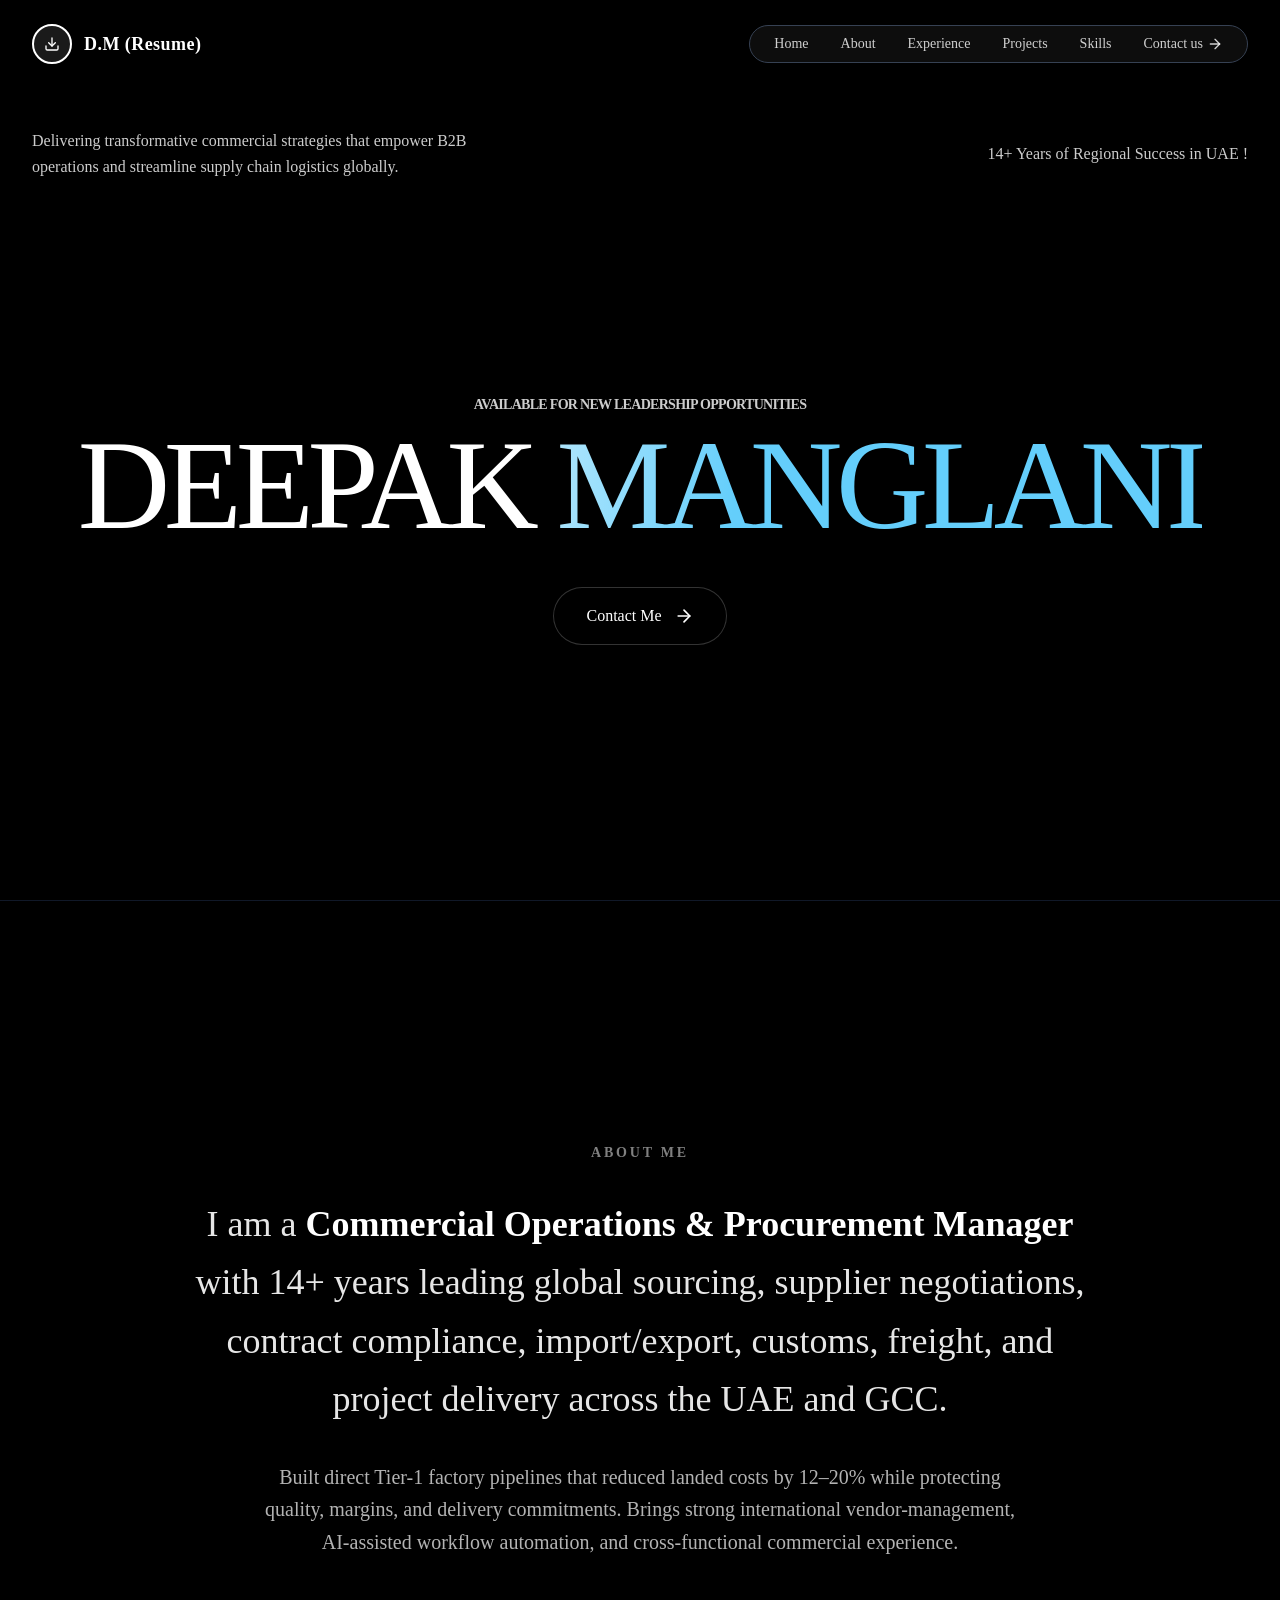
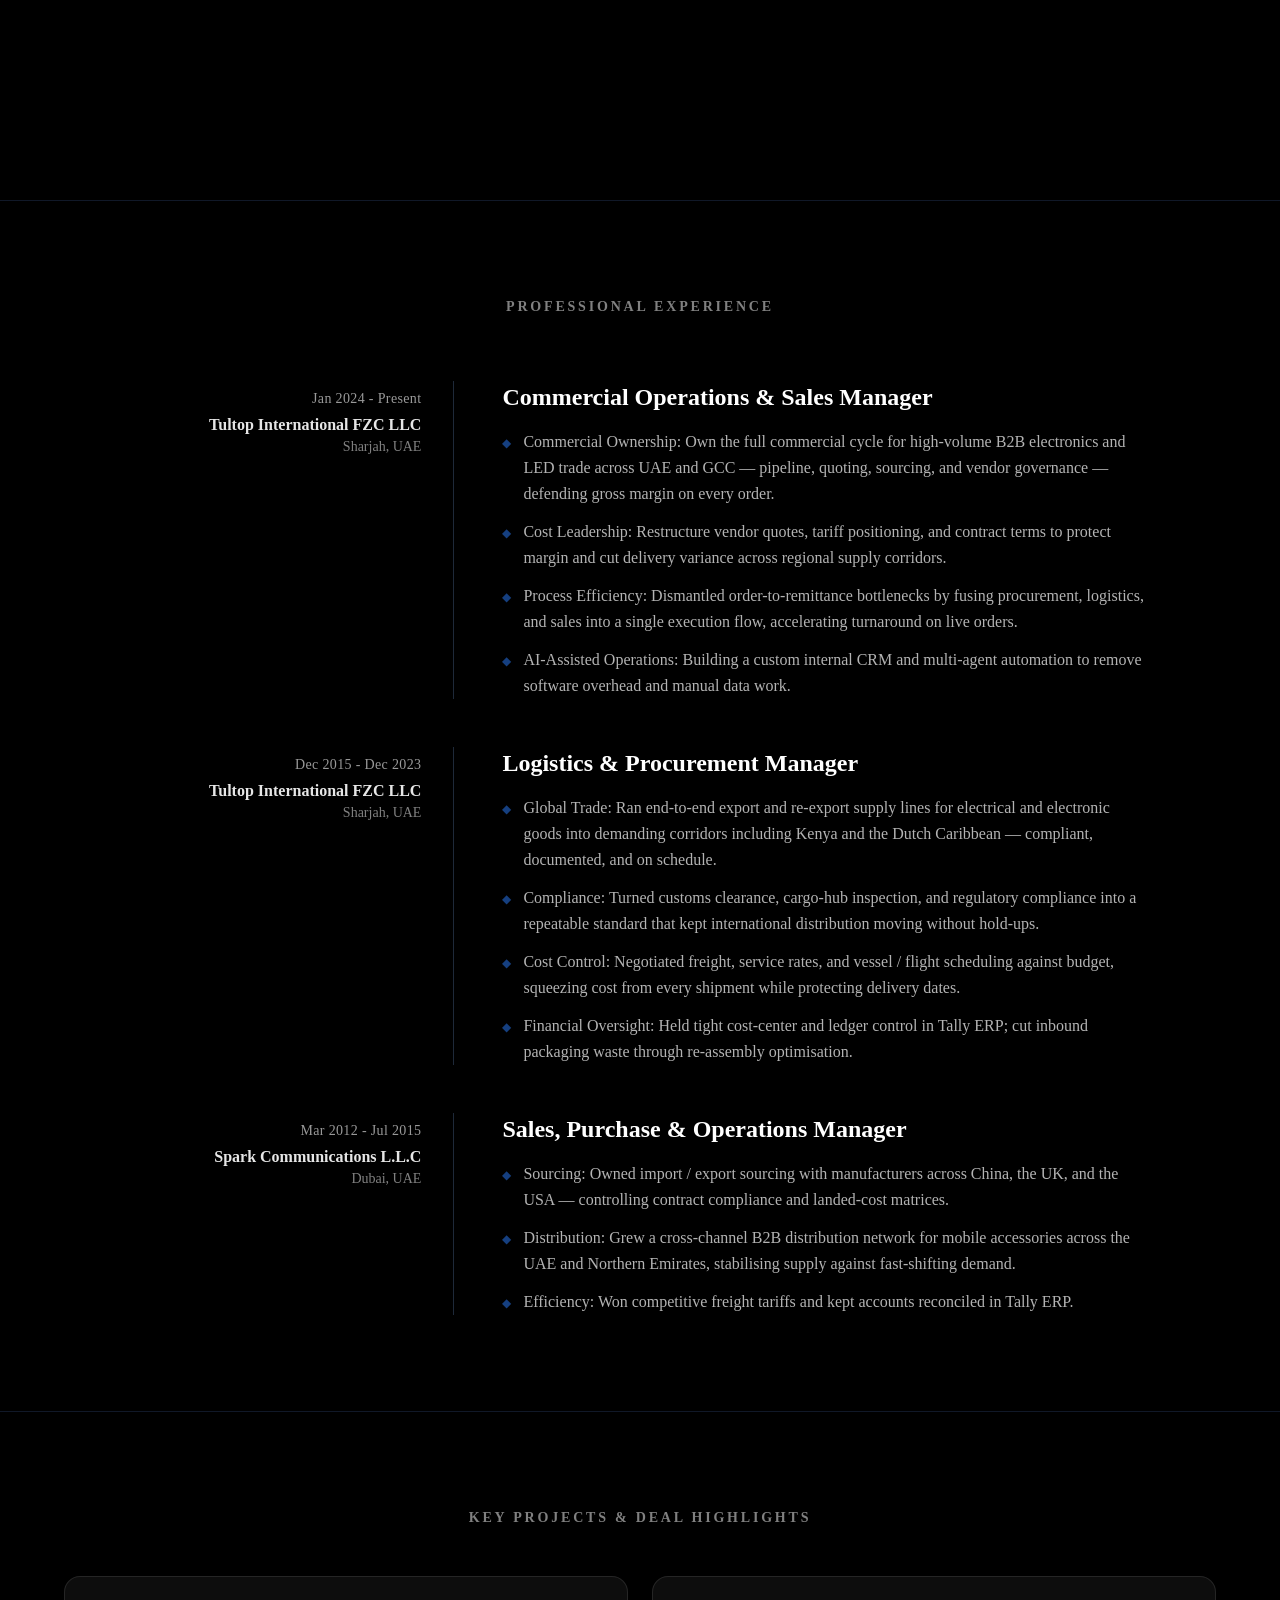
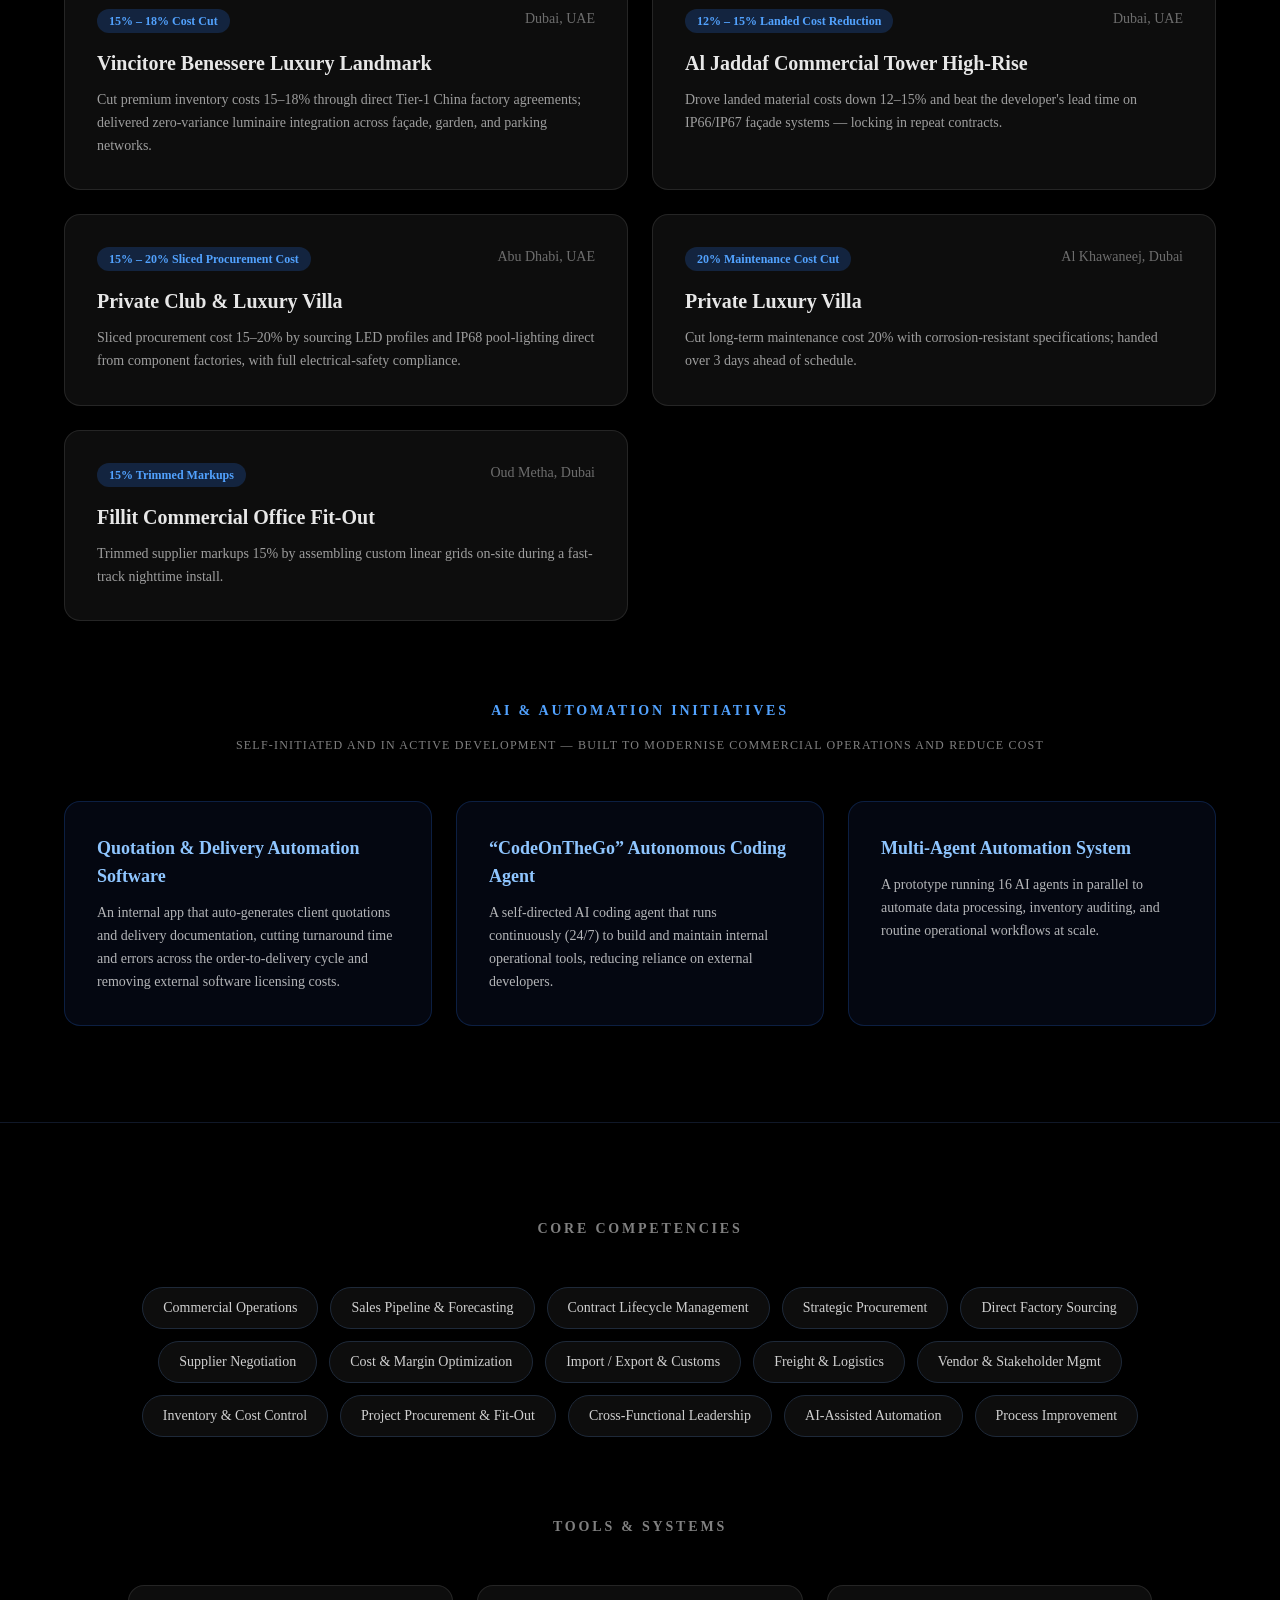
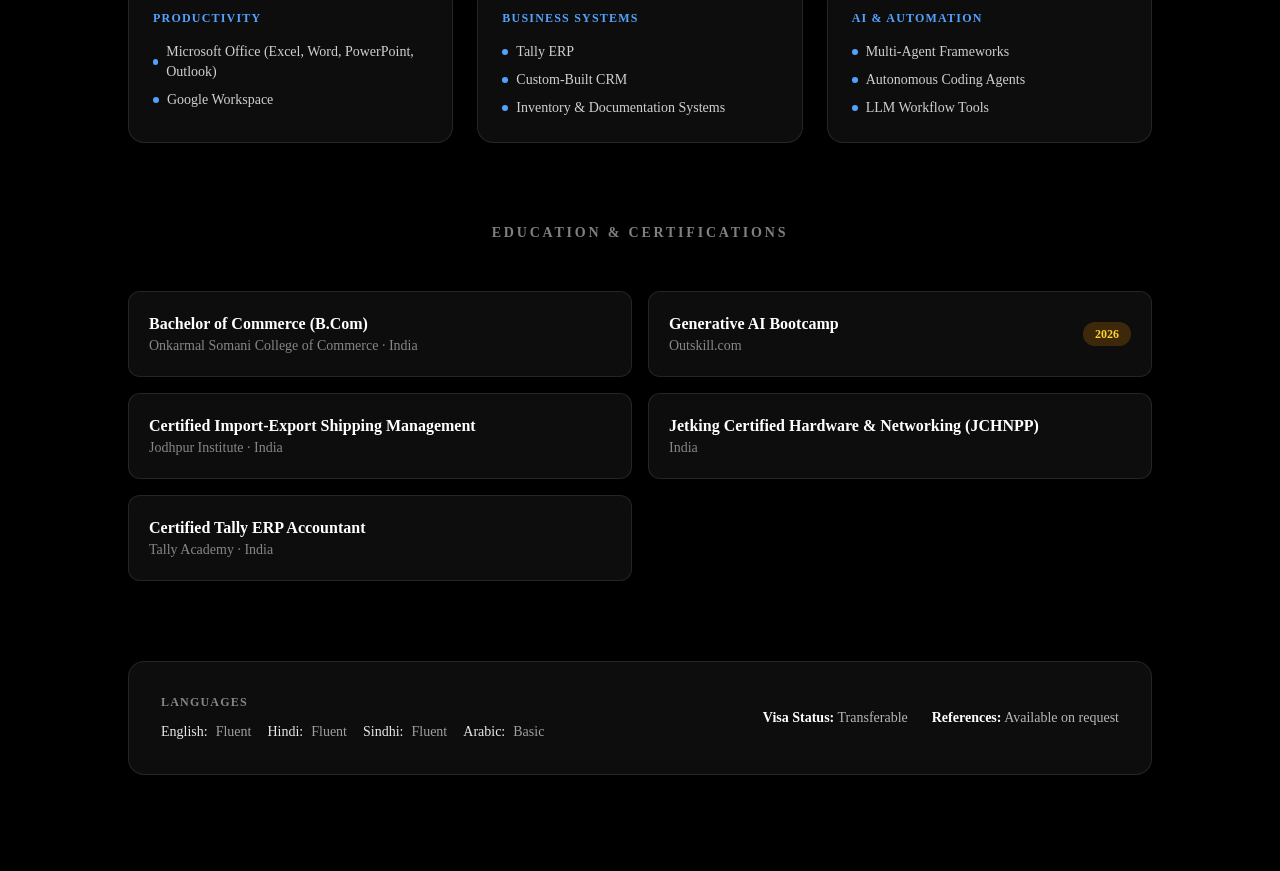
<file: index.html>
<!doctype html>
<html lang="en">
  <head>
    <meta charset="UTF-8" />
    <link rel="icon" type="image/svg+xml" href="/favicon.svg" />
    <meta name="viewport" content="width=device-width, initial-scale=1.0" />
    <title>resume-web</title>
    <script type="module" crossorigin src="/assets/index-B_oNAH3k.js"></script>
    <link rel="stylesheet" crossorigin href="/assets/index-DCDHpl-7.css">
  </head>
  <body>
    <div id="root"></div>
  </body>
</html>
</file>
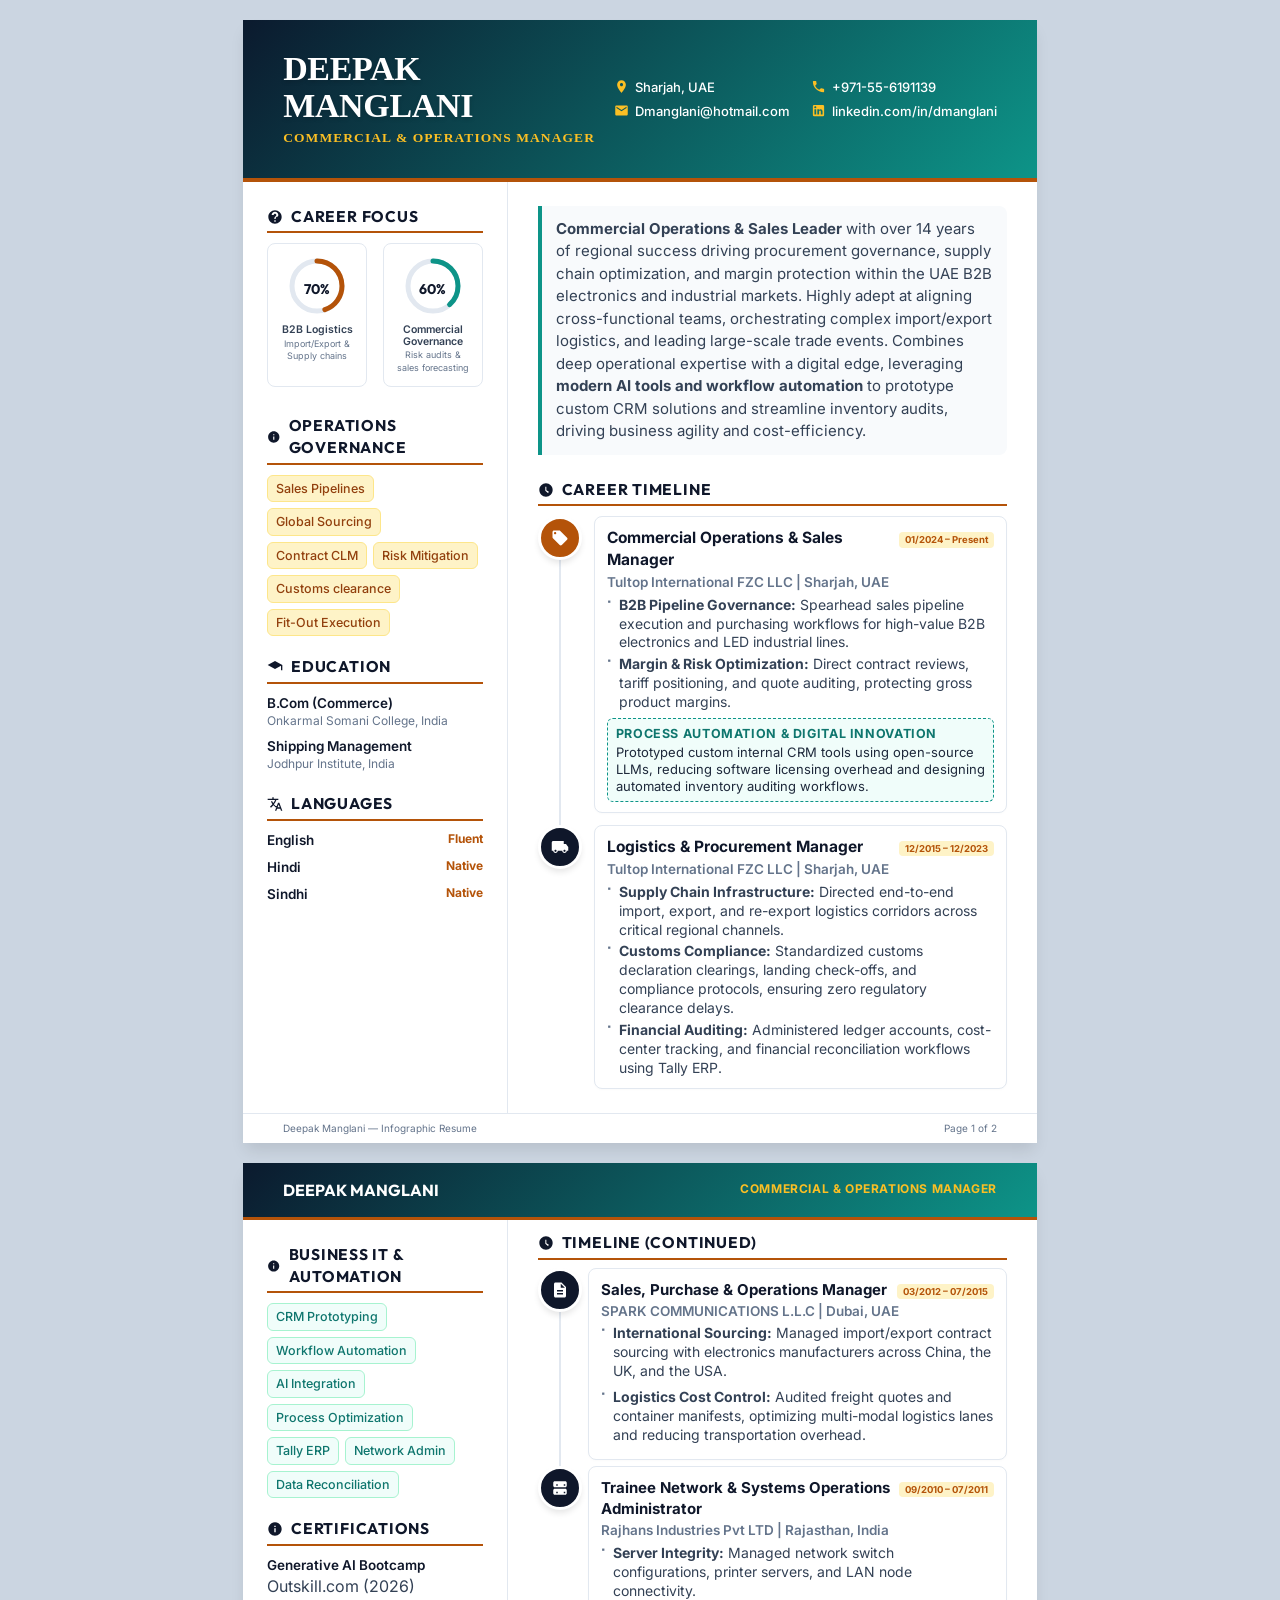
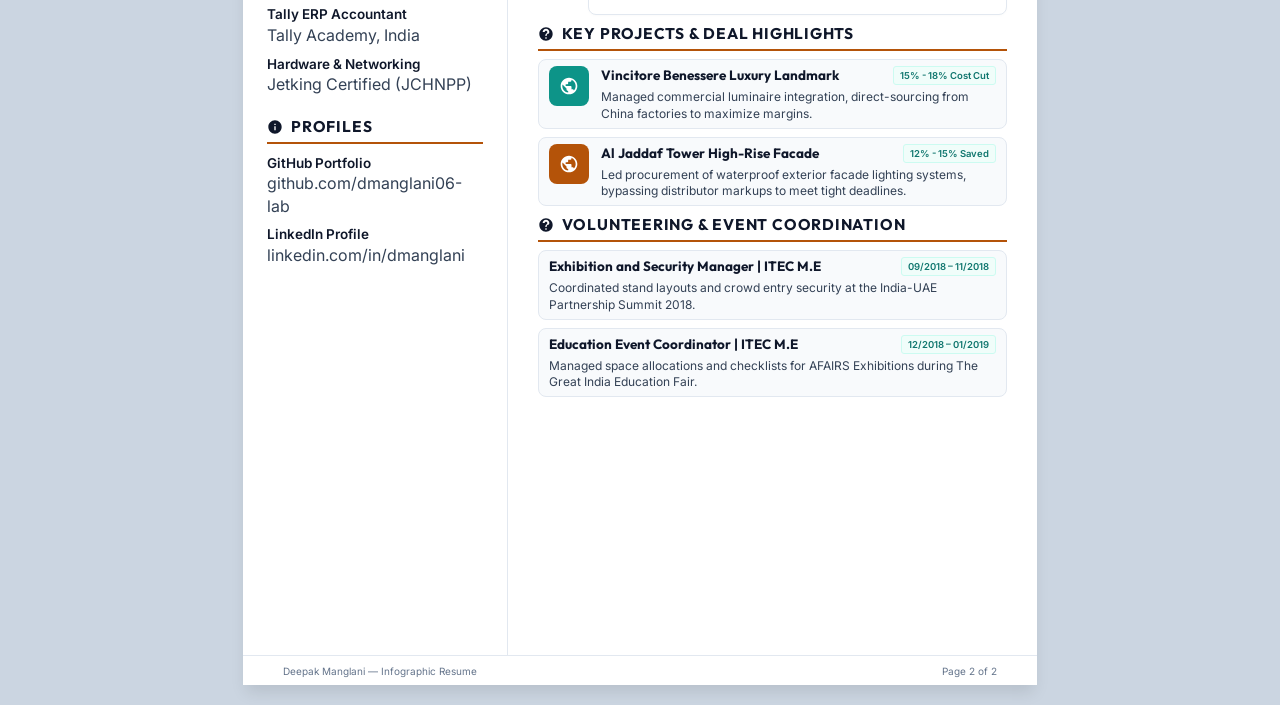
<file: infographic_resume.html>
<!DOCTYPE html>
<html lang="en">
<head>
  <meta charset="UTF-8">
  <meta name="viewport" content="width=device-width, initial-scale=1.0">
  <title>Deepak Manglani - Infographic Resume</title>
  <link rel="preconnect" href="https://fonts.googleapis.com">
  <link rel="preconnect" href="https://fonts.gstatic.com" crossorigin>
  <link href="https://fonts.googleapis.com/css2?family=Inter:wght@300;400;500;600;700&family=Outfit:wght@400;500;600;700;800&display=swap" rel="stylesheet">
  <style>
    :root {
      --primary: #0f172a;       /* Slate 900 */
      --secondary: #1e293b;     /* Slate 800 */
      --accent: #b45309;        /* Brushed Amber/Gold */
      --accent-light: #fef3c7;  /* Amber 100 */
      --teal-accent: #0d9488;   /* Teal 600 */
      --teal-light: #f0fdfa;    /* Teal 50 */
      --text-main: #334155;     /* Slate 700 */
      --text-light: #64748b;    /* Slate 500 */
      --bg-light: #f8fafc;      /* Slate 50 */
      --border: #e2e8f0;        /* Slate 200 */
      --white: #ffffff;
    }

    * {
      box-sizing: border-box;
      margin: 0;
      padding: 0;
    }

    body {
      font-family: 'Inter', sans-serif;
      color: var(--text-main);
      background-color: #cbd5e1;
      line-height: 1.4;
      -webkit-font-smoothing: antialiased;
    }

    /* Print/Screen container sizes */
    .page {
      background: #ffffff;
      width: 210mm;
      height: 297mm;
      margin: 20px auto;
      box-shadow: 0 10px 15px -3px rgba(0, 0, 0, 0.1);
      position: relative;
      overflow: hidden;
      display: flex;
      flex-direction: column;
    }

    /* Premium Header */
    .header {
      background: linear-gradient(135deg, #0b1a2e, #0d9488);
      color: var(--white);
      padding: 30px 40px;
      display: flex;
      justify-content: space-between;
      align-items: center;
      border-bottom: 4px solid var(--accent);
    }

    .header-titles h1 {
      font-family: 'Cambria', 'Georgia', serif;
      font-size: 34px;
      font-weight: 800;
      letter-spacing: -0.01em;
      line-height: 1.1;
      color: var(--white);
      text-shadow: 0 2px 4px rgba(0, 0, 0, 0.15);
    }

    .header-titles h2 {
      font-family: 'Cambria', 'Georgia', serif;
      font-size: 13.5px;
      font-weight: 700;
      color: #fbbf24;
      text-transform: uppercase;
      letter-spacing: 0.08em;
      margin-top: 4px;
      white-space: nowrap;
    }

    .header-contacts {
      display: grid;
      grid-template-columns: 1fr 1fr;
      gap: 6px 16px;
      font-size: 13px;
      color: var(--white);
      font-weight: 500;
    }

    .contact-item {
      display: flex;
      align-items: center;
      gap: 6px;
    }

    .contact-item a {
      color: var(--white);
      text-decoration: none;
      font-weight: 500;
    }

    .contact-item svg {
      width: 15px;
      height: 15px;
      fill: #fbbf24;
    }

    /* Infographic Panels Grid */
    .content-grid {
      display: grid;
      grid-template-columns: 1fr 2fr;
      flex-grow: 1;
      height: calc(100% - 110px);
    }

    .panel-left {
      background-color: #ffffff;
      border-right: 1.5px solid var(--border);
      padding: 24px;
      display: flex;
      flex-direction: column;
      gap: 20px;
    }

    .panel-right {
      padding: 24px 30px;
      display: flex;
      flex-direction: column;
      gap: 16px;
    }

    /* Section Headings */
    .section-title {
      font-family: 'Outfit', sans-serif;
      font-size: 15.5px;
      font-weight: 700;
      color: var(--primary);
      text-transform: uppercase;
      letter-spacing: 0.05em;
      margin-bottom: 10px;
      border-bottom: 2px solid var(--accent);
      padding-bottom: 4px;
      display: flex;
      align-items: center;
      gap: 8px;
    }

    .section-title svg {
      width: 16px;
      height: 16px;
      fill: var(--primary);
    }

    /* Infographic Summary Block */
    .intro-block {
      background-color: var(--bg-light);
      border-left: 4px solid var(--teal-accent);
      padding: 12px 14px;
      border-radius: 0 8px 8px 0;
      margin-bottom: 8px;
    }

    .intro-block p {
      font-size: 15px;
      line-height: 1.5;
      color: var(--text-main);
    }

    /* SVG Donut Progress Chart Grid */
    .metric-grid {
      display: grid;
      grid-template-columns: 1fr 1fr;
      gap: 16px;
      margin-bottom: 8px;
    }

    .metric-card {
      background: var(--white);
      border: 1px solid var(--border);
      border-radius: 8px;
      padding: 12px;
      display: flex;
      flex-direction: column;
      align-items: center;
      text-align: center;
    }

    .donut-svg {
      width: 60px;
      height: 60px;
      transform: rotate(-90deg);
      margin-bottom: 6px;
    }

    .donut-bg {
      fill: none;
      stroke: var(--border);
      stroke-width: 5;
    }

    .donut-fill {
      fill: none;
      stroke: var(--accent);
      stroke-width: 5;
      stroke-dasharray: 100;
      stroke-linecap: round;
    }

    .donut-fill.teal {
      stroke: var(--teal-accent);
    }

    .donut-fill.navy {
      stroke: var(--primary);
    }

    .metric-value {
      font-family: 'Outfit', sans-serif;
      font-size: 14px;
      font-weight: 700;
      color: var(--primary);
      margin-top: -42px;
      margin-bottom: 24px;
    }

    .metric-label {
      font-size: 10.5px;
      font-weight: 600;
      color: var(--text-main);
      line-height: 1.1;
    }

    .metric-desc {
      font-size: 9px;
      color: var(--text-light);
      margin-top: 2px;
    }

    /* Competency Visual Tags */
    .badge-grid {
      display: flex;
      flex-wrap: wrap;
      gap: 6px;
    }

    .infographic-badge {
      font-size: 12.5px;
      font-weight: 500;
      padding: 4px 8px;
      border-radius: 6px;
      border: 1px solid var(--border);
      background: var(--white);
      color: var(--text-main);
      display: flex;
      align-items: center;
      gap: 4px;
    }

    .infographic-badge.gold {
      background-color: var(--accent-light);
      color: #92400e;
      border-color: #fde68a;
    }

    .infographic-badge.teal {
      background-color: var(--teal-light);
      color: #0f766e;
      border-color: #a7f3d0;
    }

    /* Infographic Timeline Layout */
    .infographic-timeline {
      display: flex;
      flex-direction: column;
      gap: 12px;
      position: relative;
    }

    .timeline-node {
      display: grid;
      grid-template-columns: 44px 1fr;
      gap: 12px;
      position: relative;
    }

    .timeline-node::after {
      content: "";
      position: absolute;
      left: 21px;
      top: 38px;
      bottom: -22px;
      width: 2px;
      background-color: var(--border);
    }

    .timeline-node:last-child::after {
      display: none;
    }

    .node-icon-box {
      width: 44px;
      height: 44px;
      background-color: var(--primary);
      border-radius: 50%;
      border: 3px solid var(--white);
      box-shadow: 0 4px 6px -1px rgba(0, 0, 0, 0.1);
      display: flex;
      align-items: center;
      justify-content: center;
      z-index: 10;
    }

    .node-icon-box svg {
      width: 18px;
      height: 18px;
      fill: var(--white);
    }

    .node-icon-box.accent-icon {
      background-color: var(--accent);
    }

    .node-icon-box.teal-icon {
      background-color: var(--teal-accent);
    }

    .node-content-box {
      background: var(--white);
      border: 1.5px solid var(--border);
      border-radius: 8px;
      padding: 10px 12px;
      box-shadow: 0 1px 3px rgba(0,0,0,0.02);
    }

    .node-header {
      display: flex;
      justify-content: space-between;
      align-items: baseline;
      margin-bottom: 4px;
    }

    .node-title-main {
      font-size: 15.5px;
      font-weight: 700;
      color: var(--primary);
    }

    .node-date {
      font-size: 9.5px;
      font-weight: 700;
      color: var(--accent);
      background-color: var(--accent-light);
      padding: 1px 6px;
      border-radius: 4px;
      white-space: nowrap;
      flex-shrink: 0;
    }

    .node-subtext {
      font-size: 13.5px;
      font-weight: 600;
      color: var(--text-light);
      margin-top: -2px;
      margin-bottom: 4px;
    }

    .node-bullets {
      list-style-type: none;
      display: flex;
      flex-direction: column;
      gap: 3px;
    }

    .node-bullets li {
      font-size: 14px;
      line-height: 1.35;
      color: var(--text-main);
      position: relative;
      padding-left: 12px;
    }

    .node-bullets li::before {
      content: "▪";
      color: var(--text-light);
      font-size: 8px;
      position: absolute;
      left: 0;
      top: 0;
    }

    /* Highlight badge box inside nodes */
    .node-highlight-box {
      background-color: var(--teal-light);
      border: 1px dashed var(--teal-accent);
      padding: 6px 8px;
      border-radius: 6px;
      margin-top: 6px;
    }

    .node-highlight-title {
      font-size: 12.5px;
      font-weight: 700;
      color: #0f766e;
      text-transform: uppercase;
      letter-spacing: 0.05em;
      margin-bottom: 2px;
    }

    .node-highlight-desc {
      font-size: 13px;
      color: var(--secondary);
      line-height: 1.3;
    }

    /* Education Item */
    .edu-item {
      margin-bottom: 8px;
    }

    .edu-item:last-child {
      margin-bottom: 0;
    }

    .edu-title {
      font-size: 13.5px;
      font-weight: 600;
      color: var(--primary);
    }

    .edu-desc {
      font-size: 12px;
      color: var(--text-light);
    }

    /* Mini Header page 2 */
    .header-mini {
      background: linear-gradient(135deg, #0b1a2e, #0d9488);
      color: var(--white);
      padding: 16px 40px;
      display: flex;
      justify-content: space-between;
      align-items: center;
      border-bottom: 3px solid var(--accent);
    }

    .header-mini h2 {
      font-family: 'Outfit', sans-serif;
      font-size: 16px;
      font-weight: 700;
      color: var(--white);
    }

    .header-mini span {
      font-size: 12px;
      color: #fbbf24;
      text-transform: uppercase;
      font-weight: 700;
      letter-spacing: 0.05em;
    }

    /* Key Project Card (Infographic style) */
    .project-card {
      background: var(--bg-light);
      border: 1.5px solid var(--border);
      border-radius: 8px;
      padding: 10px 12px;
      display: grid;
      grid-template-columns: 40px 1fr;
      gap: 12px;
      align-items: start;
    }

    .project-icon-box {
      width: 40px;
      height: 40px;
      background-color: var(--teal-accent);
      border-radius: 8px;
      display: flex;
      align-items: center;
      justify-content: center;
    }

    .project-icon-box svg {
      width: 20px;
      height: 20px;
      fill: var(--white);
    }

    .project-details h4 {
      font-family: 'Outfit', sans-serif;
      font-size: 14px;
      font-weight: 700;
      color: var(--primary);
      margin-bottom: 2px;
      display: flex;
      justify-content: space-between;
      align-items: baseline;
    }

    .project-details h4 span {
      font-family: 'Inter', sans-serif;
      font-size: 9.5px;
      background: var(--teal-light);
      color: #0f766e;
      padding: 2px 6px;
      border-radius: 3px;
      border: 1px solid #ccfbf1;
      font-weight: 600;
      white-space: nowrap;
      flex-shrink: 0;
      align-self: flex-start;
      margin-left: 8px;
    }

    .project-details p {
      font-size: 12px;
      color: var(--text-main);
      line-height: 1.35;
      margin-top: 4px;
    }

    /* Footer styling */
    .footer {
      height: 30px;
      border-top: 1px solid var(--border);
      padding: 0 40px;
      display: flex;
      justify-content: space-between;
      align-items: center;
      font-size: 10px;
      color: var(--text-light);
      background-color: #ffffff;
      position: absolute;
      bottom: 0;
      left: 0;
      right: 0;
    }

    /* Compact Layout override for Page 2 */
    .panel-right.compact-layout {
      gap: 8px;
      padding: 12px 30px;
    }

    .compact-layout .section-title {
      margin-bottom: 8px;
      padding-bottom: 4px;
    }

    .compact-layout .infographic-timeline {
      gap: 6px;
    }

    .compact-layout .timeline-node {
      gap: 6px;
    }

    .compact-layout .project-card {
      padding: 6px 10px;
    }

    .compact-layout .node-title-main {
      font-size: 15px;
    }

    .compact-layout .node-bullets li {
      font-size: 14px;
      margin-bottom: 4px;
    }

    .compact-layout .node-subtext {
      font-size: 13.5px;
    }

    .compact-layout .project-details h4 {
      font-size: 13.5px;
    }

    .compact-layout .project-details p {
      font-size: 12px;
    }

    /* Left Panel Compact Style */
    .panel-left.compact-layout {
      padding: 12px 24px;
      gap: 12px;
    }

    @media print {
      @page {
        size: A4;
        margin: 0;
      }
      body {
        background-color: var(--white);
        -webkit-print-color-adjust: exact;
        print-color-adjust: exact;
      }
      .page {
        margin: 0;
        box-shadow: none;
        page-break-after: always;
        height: 297mm;
        width: 210mm;
        box-sizing: border-box;
      }
      .page:last-child {
        page-break-after: avoid;
      }
    }
  </style>
</head>
<body>

  <!-- PAGE 1 -->
  <div class="page" id="page-1">
    
    <!-- Executive Header -->
    <header class="header">
      <div class="header-titles">
        <h1>DEEPAK MANGLANI</h1>
        <h2>Commercial & Operations Manager</h2>
      </div>
      <div class="header-contacts">
        <div class="contact-item">
          <!-- Pin -->
          <svg viewBox="0 0 24 24"><path d="M12 2C8.13 2 5 5.13 5 9c0 5.25 7 13 7 13s7-7.75 7-13c0-3.87-3.13-7-7-7zm0 9.5c-1.38 0-2.5-1.12-2.5-2.5s1.12-2.5 2.5-2.5 2.5 1.12 2.5 2.5-1.12 2.5-2.5 2.5z"/></svg>
          <span>Sharjah, UAE</span>
        </div>
        <div class="contact-item">
          <!-- Phone -->
          <svg viewBox="0 0 24 24"><path d="M6.62 10.79c1.44 2.83 3.76 5.14 6.59 6.59l2.2-2.2c.27-.27.67-.36 1.02-.24 1.12.37 2.33.57 3.57.57.55 0 1 .45 1 1V20c0 .55-.45 1-1 1-9.39 0-17-7.61-17-17 0-.55.45-1 1-1h3.5c.55 0 1 .45 1 1 0 1.25.2 2.45.57 3.57.11.35.03.74-.25 1.02l-2.2 2.2z"/></svg>
          <span>+971-55-6191139</span>
        </div>
        <div class="contact-item">
          <!-- Email -->
          <svg viewBox="0 0 24 24"><path d="M20 4H4c-1.1 0-1.99.9-1.99 2L2 18c0 1.1.9 2 2 2h16c1.1 0 2-.9 2-2V6c0-1.1-.9-2-2-2zm0 4l-8 5-8-5V6l8 5 8-5v2z"/></svg>
          <a href="mailto:Dmanglani@hotmail.com">Dmanglani@hotmail.com</a>
        </div>
        <div class="contact-item">
          <!-- LinkedIn -->
          <svg viewBox="0 0 24 24"><path d="M19 3a2 2 0 0 1 2 2v14a2 2 0 0 1-2 2H5a2 2 0 0 1-2-2V5a2 2 0 0 1 2-2h14m-.5 15.5v-5.3a3.26 3.26 0 0 0-3.26-3.26c-.85 0-1.84.52-2.32 1.3v-1.11h-2.79v8.37h2.79v-4.93c0-.77.62-1.4 1.39-1.4a1.4 1.4 0 0 1 1.4 1.4v4.93h2.79M6.88 8.56a1.68 1.68 0 0 0 1.68-1.68c0-.93-.75-1.69-1.68-1.69a1.69 1.69 0 0 0-1.69 1.69c0 .93.76 1.68 1.69 1.68m1.39 9.94v-8.37H5.5v8.37h2.77z"/></svg>
          <a href="https://linkedin.com/in/dmanglani" target="_blank">linkedin.com/in/dmanglani</a>
        </div>
      </div>
    </header>

    <!-- Content Grid -->
    <div class="content-grid">
      
      <!-- Left Column: Metrics & Credentials -->
      <aside class="panel-left">
        
        <!-- Interactive Career Breakdown (SVG Donut Charts) -->
        <div class="sidebar-section">
          <div class="section-title">
            <svg viewBox="0 0 24 24"><path d="M12 2C6.48 2 2 6.48 2 12s4.48 10 10 10 10-4.48 10-10S17.52 2 12 2zm1 17h-2v-2h2v2zm2.07-7.75l-.9.92C13.45 12.9 13 13.5 13 15h-2v-.5c0-1.1.45-2.1 1.17-2.83l1.24-1.26c.37-.36.59-.86.59-1.41 0-1.1-.9-2-2-2s-2 .9-2 2H7c0-2.76 2.24-5 5-5s5 2.24 5 5c0 1.04-.42 1.99-1.07 2.75z"/></svg>
            Career Focus
          </div>
          
          <div class="metric-grid">
            <!-- Metric 1: B2B SCM -->
            <div class="metric-card">
              <svg class="donut-svg">
                <circle class="donut-bg" cx="30" cy="30" r="25"/>
                <circle class="donut-fill" cx="30" cy="30" r="25" stroke-dashoffset="30"/> <!-- 70% -->
              </svg>
              <div class="metric-value">70%</div>
              <span class="metric-label">B2B Logistics</span>
              <span class="metric-desc">Import/Export & Supply chains</span>
            </div>

            <!-- Metric 2: Commercial Sales -->
            <div class="metric-card">
              <svg class="donut-svg">
                <circle class="donut-bg" cx="30" cy="30" r="25"/>
                <circle class="donut-fill teal" cx="30" cy="30" r="25" stroke-dashoffset="40"/> <!-- 60% -->
              </svg>
              <div class="metric-value">60%</div>
              <span class="metric-label">Commercial Governance</span>
              <span class="metric-desc">Risk audits & sales forecasting</span>
            </div>
          </div>
        </div>

        <!-- Competency Dashboard -->
        <div class="sidebar-section">
          <div class="section-title">
            <svg viewBox="0 0 24 24"><path d="M12 2C6.48 2 2 6.48 2 12s4.48 10 10 10 10-4.48 10-10S17.52 2 12 2zm1 15h-2v-6h2v6zm0-8h-2V7h2v2z"/></svg>
            Operations Governance
          </div>
          <div class="badge-grid">
            <span class="infographic-badge gold">Sales Pipelines</span>
            <span class="infographic-badge gold">Global Sourcing</span>
            <span class="infographic-badge gold">Contract CLM</span>
            <span class="infographic-badge gold">Risk Mitigation</span>
            <span class="infographic-badge gold">Customs clearance</span>
            <span class="infographic-badge gold">Fit-Out Execution</span>
          </div>
        </div>

        <!-- Foundations Education -->
        <div class="sidebar-section">
          <div class="section-title">
            <svg viewBox="0 0 24 24"><path d="M12 3L1 9l11 6 9-4.91V17h2V9L12 3z"/></svg>
            Education
          </div>
          <div class="edu-item">
            <div class="edu-title">B.Com (Commerce)</div>
            <div class="edu-desc">Onkarmal Somani College, India</div>
          </div>
          <div class="edu-item">
            <div class="edu-title">Shipping Management</div>
            <div class="edu-desc">Jodhpur Institute, India</div>
          </div>
        </div>

        <!-- Languages -->
        <div class="sidebar-section">
          <div class="section-title">
            <svg viewBox="0 0 24 24"><path d="M12.87 15.07l-2.54-2.51.03-.03c1.74-1.94 2.98-4.17 3.71-6.53H17V4h-7V2H8v2H1v2h11.17C11.5 7.69 10.56 9.18 9.5 10.5c-.66-.74-1.2-1.58-1.62-2.5H5.88c.48 1.56 1.25 3.03 2.29 4.35L4.48 16.07 6 17.58l3.71-3.71 3.51 3.5 1.66-2.31zM18.5 10h-2L12 22h2l1.12-3h4.75L21 22h2l-4.5-12zm-2.62 7l1.62-4.33L19.12 17h-3.24z"/></svg>
            Languages
          </div>
          <div class="edu-item" style="display: flex; justify-content: space-between;">
            <span class="edu-title">English</span>
            <span class="edu-desc" style="font-weight:700;color:var(--accent);">Fluent</span>
          </div>
          <div class="edu-item" style="display: flex; justify-content: space-between;">
            <span class="edu-title">Hindi</span>
            <span class="edu-desc" style="font-weight:700;color:var(--accent);">Native</span>
          </div>
          <div class="edu-item" style="display: flex; justify-content: space-between;">
            <span class="edu-title">Sindhi</span>
            <span class="edu-desc" style="font-weight:700;color:var(--accent);">Native</span>
          </div>
        </div>

      </aside>

      <!-- Right Column: Timeline & Summary -->
      <main class="panel-right">
        
        <!-- Summary Box -->
        <section class="intro-block">
          <p>
            <strong>Commercial Operations & Sales Leader</strong> with over 14 years of regional success driving procurement governance, supply chain optimization, and margin protection within the UAE B2B electronics and industrial markets. Highly adept at aligning cross-functional teams, orchestrating complex import/export logistics, and leading large-scale trade events. Combines deep operational expertise with a digital edge, leveraging <strong>modern AI tools and workflow automation</strong> to prototype custom CRM solutions and streamline inventory audits, driving business agility and cost-efficiency.
          </p>
        </section>

        <!-- Timeline Section -->
        <section>
          <div class="section-title">
            <svg viewBox="0 0 24 24"><path d="M11.99 2C6.47 2 2 6.48 2 12s4.47 10 9.99 10C17.52 22 22 17.52 22 12S17.52 2 11.99 2zm3.3 14.88L11 13V7h1.5v5.25l3.8 2.25-.81 1.38z"/></svg>
            Career Timeline
          </div>

          <div class="infographic-timeline">
            
            <!-- Timeline Item 1 -->
            <div class="timeline-node">
              <div class="node-icon-box accent-icon">
                <!-- Sales Tag SVG -->
                <svg viewBox="0 0 24 24"><path d="M21.41 11.58l-9-9C12.05 2.22 11.55 2 11 2H4c-1.1 0-2 .9-2 2v7c0 .55.22 1.05.59 1.42l9 9c.36.36.86.58 1.41.58.55 0 1.05-.22 1.41-.59l7-7c.37-.36.59-.86.59-1.41 0-.55-.23-1.06-.59-1.42zM5.5 7C4.67 7 4 6.33 4 5.5S4.67 4 5.5 4 7 4.67 7 5.5 6.33 7 5.5 7z"/></svg>
              </div>
              <div class="node-content-box">
                <div class="node-header">
                  <span class="node-title-main">Commercial Operations & Sales Manager</span>
                  <span class="node-date">01/2024 – Present</span>
                </div>
                <div class="node-subtext">Tultop International FZC LLC | Sharjah, UAE</div>
                <ul class="node-bullets">
                  <li><strong>B2B Pipeline Governance:</strong> Spearhead sales pipeline execution and purchasing workflows for high-value B2B electronics and LED industrial lines.</li>
                  <li><strong>Margin & Risk Optimization:</strong> Direct contract reviews, tariff positioning, and quote auditing, protecting gross product margins.</li>
                </ul>
                
                <!-- Process Automation visual highlight -->
                <div class="node-highlight-box">
                  <div class="node-highlight-title">Process Automation & Digital Innovation</div>
                  <p class="node-highlight-desc">
                    Prototyped custom internal CRM tools using open-source LLMs, reducing software licensing overhead and designing automated inventory auditing workflows.
                  </p>
                </div>
              </div>
            </div>

            <!-- Timeline Item 2 -->
            <div class="timeline-node">
              <div class="node-icon-box">
                <!-- SCM Truck SVG -->
                <svg viewBox="0 0 24 24"><path d="M20 8h-3V4H3c-1.1 0-2 .9-2 2v11h2c0 1.66 1.34 3 3 3s3-1.34 3-3h6c0 1.66 1.34 3 3 3s3-1.34 3-3h2v-5l-3-4zM6 18.5c-.83 0-1.5-.67-1.5-1.5s.67-1.5 1.5-1.5 1.5.67 1.5 1.5-.67 1.5-1.5 1.5zm12 0c-.83 0-1.5-.67-1.5-1.5s.67-1.5 1.5-1.5 1.5.67 1.5 1.5-.67 1.5-1.5 1.5z"/></svg>
              </div>
              <div class="node-content-box">
                <div class="node-header">
                  <span class="node-title-main">Logistics & Procurement Manager</span>
                  <span class="node-date">12/2015 – 12/2023</span>
                </div>
                <div class="node-subtext">Tultop International FZC LLC | Sharjah, UAE</div>
                <ul class="node-bullets">
                  <li><strong>Supply Chain Infrastructure:</strong> Directed end-to-end import, export, and re-export logistics corridors across critical regional channels.</li>
                  <li><strong>Customs Compliance:</strong> Standardized customs declaration clearings, landing check-offs, and compliance protocols, ensuring zero regulatory clearance delays.</li>
                  <li><strong>Financial Auditing:</strong> Administered ledger accounts, cost-center tracking, and financial reconciliation workflows using Tally ERP.</li>
                </ul>
              </div>
            </div>

          </div>
        </section>

      </main>

    </div>

    <!-- Page 1 Footer -->
    <footer class="footer">
      <span>Deepak Manglani — Infographic Resume</span>
      <span>Page 1 of 2</span>
    </footer>

  </div>

  <!-- PAGE 2 -->
  <div class="page" id="page-2">
    
    <!-- Mini Header -->
    <header class="header-mini">
      <h2>DEEPAK MANGLANI</h2>
      <span>Commercial & Operations Manager</span>
    </header>

    <!-- Content Columns -->
    <div class="content-grid">
      
      <!-- Left Column: Skills & Certifications -->
      <aside class="panel-left">
        
        <!-- IT & Automation Dashboard -->
        <div class="sidebar-section">
          <div class="section-title">
            <svg viewBox="0 0 24 24"><path d="M12 2C6.48 2 2 6.48 2 12s4.48 10 10 10 10-4.48 10-10S17.52 2 12 2zm1 15h-2v-6h2v6zm0-8h-2V7h2v2z"/></svg>
            Business IT & Automation
          </div>
          <div class="badge-grid">
            <span class="infographic-badge teal">CRM Prototyping</span>
            <span class="infographic-badge teal">Workflow Automation</span>
            <span class="infographic-badge teal">AI Integration</span>
            <span class="infographic-badge teal">Process Optimization</span>
            <span class="infographic-badge teal">Tally ERP</span>
            <span class="infographic-badge teal">Network Admin</span>
            <span class="infographic-badge teal">Data Reconciliation</span>
          </div>
        </div>

        <!-- Professional Certifications -->
        <div class="sidebar-section">
          <div class="section-title">
            <svg viewBox="0 0 24 24"><path d="M12 2C6.48 2 2 6.48 2 12s4.48 10 10 10 10-4.48 10-10S17.52 2 12 2zm1 15h-2v-6h2v6zm0-8h-2V7h2v2z"/></svg>
            Certifications
          </div>
          <div class="edu-item">
            <div class="edu-title">Generative AI Bootcamp</div>
            <div class="edu-inst">Outskill.com (2026)</div>
          </div>
          <div class="edu-item">
            <div class="edu-title">Tally ERP Accountant</div>
            <div class="edu-inst">Tally Academy, India</div>
          </div>
          <div class="edu-item">
            <div class="edu-title">Hardware & Networking</div>
            <div class="edu-inst">Jetking Certified (JCHNPP)</div>
          </div>
        </div>

        <!-- Profiles -->
        <div class="sidebar-section">
          <div class="section-title">
            <svg viewBox="0 0 24 24"><path d="M12 2C6.48 2 2 6.48 2 12s4.48 10 10 10 10-4.48 10-10S17.52 2 12 2zm1 15h-2v-6h2v6zm0-8h-2V7h2v2z"/></svg>
            Profiles
          </div>
          <div class="edu-item">
            <div class="edu-title">GitHub Portfolio</div>
            <div class="edu-inst"><a href="https://github.com/dmanglani06-lab" target="_blank" style="color:var(--text-main);text-decoration:none;">github.com/dmanglani06-lab</a></div>
          </div>
          <div class="edu-item">
            <div class="edu-title">LinkedIn Profile</div>
            <div class="edu-inst"><a href="https://linkedin.com/in/dmanglani" target="_blank" style="color:var(--text-main);text-decoration:none;">linkedin.com/in/dmanglani</a></div>
          </div>
        </div>

      </aside>

      <!-- Right Column: Timeline Page 2 & Projects -->
      <main class="panel-right compact-layout">
        
        <!-- Experience Continued -->
        <section>
          <div class="section-title">
            <svg viewBox="0 0 24 24"><path d="M11.99 2C6.47 2 2 6.48 2 12s4.47 10 9.99 10C17.52 22 22 17.52 22 12S17.52 2 11.99 2zm3.3 14.88L11 13V7h1.5v5.25l3.8 2.25-.81 1.38z"/></svg>
            Timeline (Continued)
          </div>

          <div class="infographic-timeline">
            
            <!-- Timeline Item 3: Spark -->
            <div class="timeline-node">
              <div class="node-icon-box">
                <!-- Contract / Sourcing SVG -->
                <svg viewBox="0 0 24 24"><path d="M14 2H6c-1.1 0-1.99.9-1.99 2L4 20c0 1.1.89 2 1.99 2H18c1.1 0 2-.9 2-2V8l-6-6zm2 16H8v-2h8v2zm0-4H8v-2h8v2zm-3-5V3.5L18.5 9H13z"/></svg>
              </div>
              <div class="node-content-box">
                <div class="node-header">
                  <span class="node-title-main">Sales, Purchase & Operations Manager</span>
                  <span class="node-date">03/2012 – 07/2015</span>
                </div>
                <div class="node-subtext">SPARK COMMUNICATIONS L.L.C | Dubai, UAE</div>
                <ul class="node-bullets">
                  <li><strong>International Sourcing:</strong> Managed import/export contract sourcing with electronics manufacturers across China, the UK, and the USA.</li>
                  <li><strong>Logistics Cost Control:</strong> Audited freight quotes and container manifests, optimizing multi-modal logistics lanes and reducing transportation overhead.</li>
                </ul>
              </div>
            </div>

            <!-- Timeline Item 5: Rajhans -->
            <div class="timeline-node">
              <div class="node-icon-box">
                <!-- Server / Network SVG -->
                <svg viewBox="0 0 24 24"><path d="M19 13H5c-1.1 0-2 .9-2 2v4c0 1.1.9 2 2 2h14c1.1 0 2-.9 2-2v-4c0-1.1-.9-2-2-2zM9 19H7v-2h2v2zm10 0h-2v-2h2v2zM19 3H5c-1.1 0-2 .9-2 2v4c0 1.1.9 2 2 2h14c1.1 0 2-.9 2-2V5c0-1.1-.9-2-2-2zM9 9H7V7h2v2zm10 0h-2V7h2v2z"/></svg>
              </div>
              <div class="node-content-box">
                <div class="node-header">
                  <span class="node-title-main">Trainee Network & Systems Operations Administrator</span>
                  <span class="node-date">09/2010 – 07/2011</span>
                </div>
                <div class="node-subtext">Rajhans Industries Pvt LTD | Rajasthan, India</div>
                <ul class="node-bullets">
                  <li><strong>Server Integrity:</strong> Managed network switch configurations, printer servers, and LAN node connectivity.</li>
                </ul>
              </div>
            </div>

          </div>
        </section>

        <!-- Project Spotlight Section -->
        <section>
          <div class="section-title">
            <svg viewBox="0 0 24 24"><path d="M12 2C6.48 2 2 6.48 2 12s4.48 10 10 10 10-4.48 10-10S17.52 2 12 2zm1 17h-2v-2h2v2zm2.07-7.75l-.9.92C13.45 12.9 13 13.5 13 15h-2v-.5c0-1.1.45-2.1 1.17-2.83l1.24-1.26c.37-.36.59-.86.59-1.41 0-1.1-.9-2-2-2s-2 .9-2 2H7c0-2.76 2.24-5 5-5s5 2.24 5 5c0 1.04-.42 1.99-1.07 2.75z"/></svg>
            Key Projects & Deal Highlights
          </div>
          
          <div style="display:flex; flex-direction:column; gap:8px;">
            <!-- Project 1 -->
            <div class="project-card">
              <div class="project-icon-box">
                <svg viewBox="0 0 24 24"><path d="M12 2C6.48 2 2 6.48 2 12s4.48 10 10 10 10-4.48 10-10S17.52 2 12 2zm-1 17.93c-3.95-.49-7-3.85-7-7.93 0-.62.08-1.21.21-1.79L9 15v1c0 1.1.9 2 2 2v1.93zm6.9-2.54c-.26-.81-1-1.39-1.9-1.39h-1v-3c0-.55-.45-1-1-1H8v-2h2c.55 0 1-.45 1-1V7h2c1.1 0 2-.9 2-2v-.41c2.93 1.19 5 4.06 5 7.41 0 2.08-.8 3.97-2.1 5.39z"/></svg>
              </div>
              <div class="project-details">
                <h4>Vincitore Benessere Luxury Landmark <span>15% - 18% Cost Cut</span></h4>
                <p>Managed commercial luminaire integration, direct-sourcing from China factories to maximize margins.</p>
              </div>
            </div>

            <!-- Project 2 -->
            <div class="project-card">
              <div class="project-icon-box" style="background-color: var(--accent);">
                <svg viewBox="0 0 24 24"><path d="M12 2C6.48 2 2 6.48 2 12s4.48 10 10 10 10-4.48 10-10S17.52 2 12 2zm-1 17.93c-3.95-.49-7-3.85-7-7.93 0-.62.08-1.21.21-1.79L9 15v1c0 1.1.9 2 2 2v1.93zm6.9-2.54c-.26-.81-1-1.39-1.9-1.39h-1v-3c0-.55-.45-1-1-1H8v-2h2c.55 0 1-.45 1-1V7h2c1.1 0 2-.9 2-2v-.41c2.93 1.19 5 4.06 5 7.41 0 2.08-.8 3.97-2.1 5.39z"/></svg>
              </div>
              <div class="project-details">
                <h4>Al Jaddaf Tower High-Rise Facade <span>12% - 15% Saved</span></h4>
                <p>Led procurement of waterproof exterior facade lighting systems, bypassing distributor markups to meet tight deadlines.</p>
              </div>
            </div>
          </div>
        </section>

        <!-- Volunteering Section -->
        <section>
          <div class="section-title">
            <svg viewBox="0 0 24 24"><path d="M12 2C6.48 2 2 6.48 2 12s4.48 10 10 10 10-4.48 10-10S17.52 2 12 2zm1 17h-2v-2h2v2zm2.07-7.75l-.9.92C13.45 12.9 13 13.5 13 15h-2v-.5c0-1.1.45-2.1 1.17-2.83l1.24-1.26c.37-.36.59-.86.59-1.41 0-1.1-.9-2-2-2s-2 .9-2 2H7c0-2.76 2.24-5 5-5s5 2.24 5 5c0 1.04-.42 1.99-1.07 2.75z"/></svg>
            Volunteering & Event Coordination
          </div>
          
          <div style="display:flex; flex-direction:column; gap:8px;">
            <div class="project-card">
              <div class="project-details" style="grid-column: 1 / 3;">
                <h4>Exhibition and Security Manager | ITEC M.E <span>09/2018 – 11/2018</span></h4>
                <p>Coordinated stand layouts and crowd entry security at the India-UAE Partnership Summit 2018.</p>
              </div>
            </div>

            <div class="project-card">
              <div class="project-details" style="grid-column: 1 / 3;">
                <h4>Education Event Coordinator | ITEC M.E <span>12/2018 – 01/2019</span></h4>
                <p>Managed space allocations and checklists for AFAIRS Exhibitions during The Great India Education Fair.</p>
              </div>
            </div>
          </div>
        </section>

      </main>

    </div>

    <!-- Page 2 Footer -->
    <footer class="footer">
      <span>Deepak Manglani — Infographic Resume</span>
      <span>Page 2 of 2</span>
    </footer>

  </div>

</body>
</html>
</file>
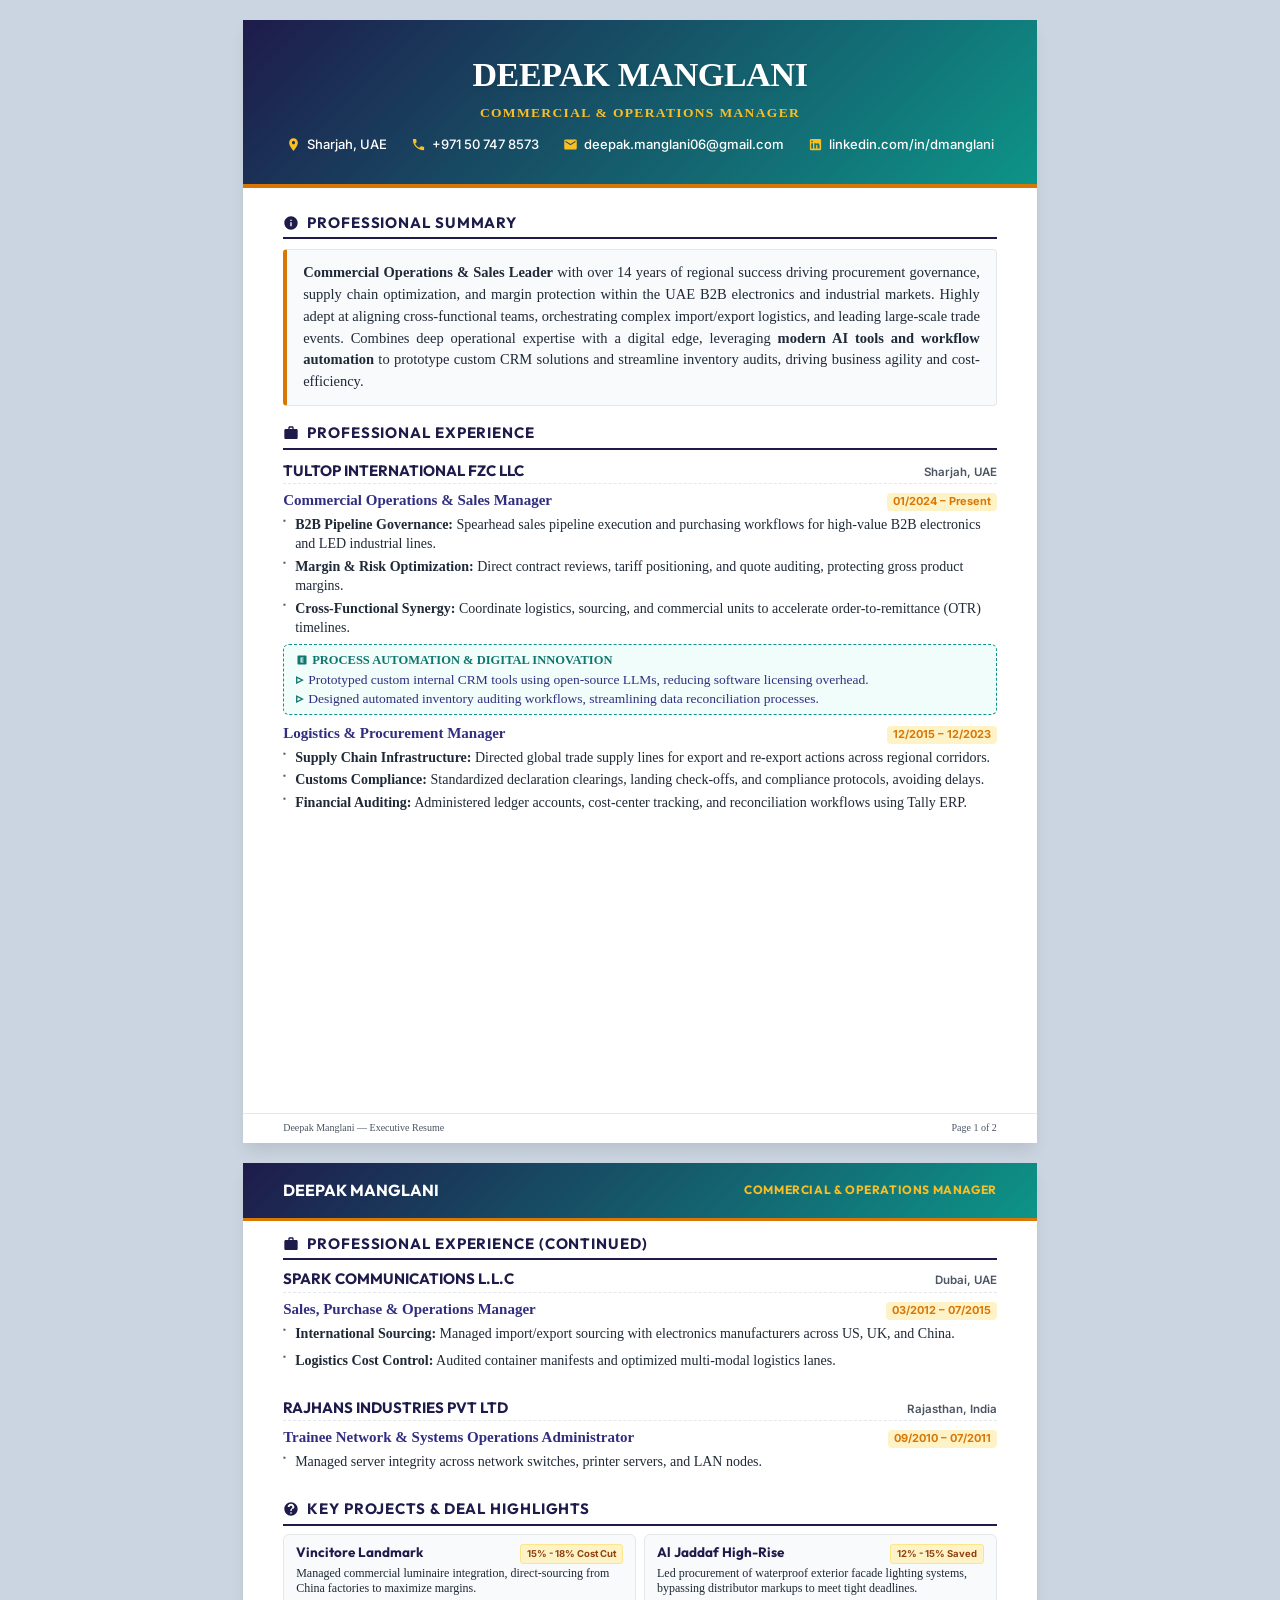
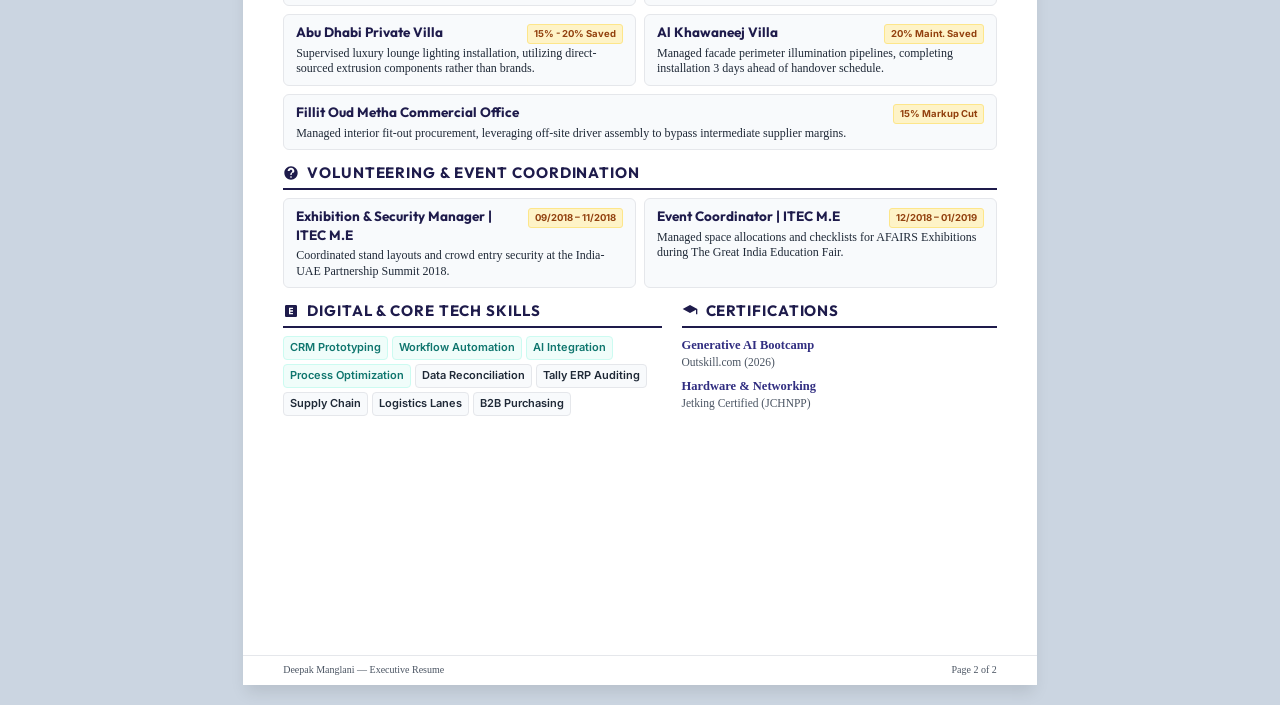
<file: minimalist_resume.html>
<!DOCTYPE html>
<html lang="en">
<head>
  <meta charset="UTF-8">
  <meta name="viewport" content="width=device-width, initial-scale=1.0">
  <title>Deepak Manglani — Executive Resume</title>
  <!-- Google Fonts for headings -->
  <link rel="preconnect" href="https://fonts.googleapis.com">
  <link rel="preconnect" href="https://fonts.gstatic.com" crossorigin>
  <link href="https://fonts.googleapis.com/css2?family=Outfit:wght@400;600;700;800&family=Inter:wght@400;500;600;700&display=swap" rel="stylesheet">
  
  <style>
    :root {
      --primary: #1e1b4b; /* Deep Indigo Navy */
      --secondary: #312e81; /* Medium Indigo */
      --accent: #d97706; /* Warm Amber Gold */
      --accent-light: #fef3c7;
      --text-main: #1f2937; /* Charcoal */
      --text-light: #4b5563; /* Slate Grey */
      --border: #e5e7eb;
      --white: #ffffff;
      --gradient: linear-gradient(135deg, #1e1b4b, #0d9488); /* Royal Indigo to Teal */
    }

    * {
      box-sizing: border-box;
      margin: 0;
      padding: 0;
    }

    body {
      font-family: 'Cambria', 'Georgia', serif;
      font-size: 13px;
      color: var(--text-main);
      background-color: #cbd5e1;
      line-height: 1.45;
      -webkit-font-smoothing: antialiased;
    }

    /* Page Container */
    .page {
      background: #ffffff;
      width: 210mm;
      height: 297mm;
      margin: 20px auto;
      box-shadow: 0 10px 15px -3px rgba(0, 0, 0, 0.1);
      position: relative;
      overflow: hidden;
      display: flex;
      flex-direction: column;
    }

    /* Centered Premium Header */
    .header {
      background: var(--gradient);
      color: var(--white);
      padding: 30px 40px;
      text-align: center;
      border-bottom: 4px solid var(--accent);
    }

    .header h1 {
      font-family: 'Cambria', 'Georgia', serif;
      font-size: 34px;
      font-weight: 800;
      letter-spacing: -0.01em;
      color: var(--white);
      text-shadow: 0 2px 4px rgba(0, 0, 0, 0.15);
      margin-bottom: 4px;
    }

    .header h2 {
      font-family: 'Cambria', 'Georgia', serif;
      font-size: 13.5px;
      font-weight: 700;
      color: #fbbf24;
      text-transform: uppercase;
      letter-spacing: 0.1em;
      margin-bottom: 12px;
      white-space: nowrap;
    }

    .contact-grid {
      display: flex;
      justify-content: center;
      flex-wrap: wrap;
      gap: 8px 24px;
      font-size: 13px;
      color: var(--white);
      font-family: 'Inter', sans-serif;
      font-weight: 500;
    }

    .contact-item {
      display: flex;
      align-items: center;
      gap: 6px;
    }

    .contact-item a {
      color: var(--white);
      text-decoration: none;
      font-weight: 500;
    }

    .contact-item svg {
      width: 15px;
      height: 15px;
      fill: #fbbf24;
    }

    /* Page 2 Mini Header */
    .header-mini {
      background: var(--gradient);
      color: var(--white);
      padding: 16px 40px;
      display: flex;
      justify-content: space-between;
      align-items: center;
      border-bottom: 3px solid var(--accent);
    }

    .header-mini h2 {
      font-family: 'Outfit', sans-serif;
      font-size: 16px;
      font-weight: 700;
      color: var(--white);
    }

    .header-mini span {
       font-family: 'Outfit', sans-serif;
       font-size: 12px;
       color: #fbbf24;
       text-transform: uppercase;
       font-weight: 700;
       letter-spacing: 0.05em;
     }

    /* Main Container */
    .main-content {
      flex: 1;
      padding: 24px 40px;
      display: flex;
      flex-direction: column;
      gap: 16px;
      background-color: #ffffff; /* Plain White Background */
    }

    .main-content.compact-layout {
      gap: 10px;
      padding: 16px 40px;
    }

    /* Section Headings */
    .section-title {
      font-family: 'Outfit', sans-serif;
      font-size: 15px;
      font-weight: 700;
      color: var(--primary);
      text-transform: uppercase;
      letter-spacing: 0.06em;
      margin-bottom: 10px;
      display: flex;
      align-items: center;
      gap: 8px;
      border-bottom: 2px solid var(--primary);
      padding-bottom: 4px;
    }

    .section-title svg {
      width: 16px;
      height: 16px;
      fill: var(--primary);
    }

    /* Summary Box */
    .summary-box {
      font-size: 14.5px;
      line-height: 1.5;
      text-align: justify;
      color: var(--text-main);
      background-color: #f8fafc;
      border: 1px solid var(--border);
      border-left: 4px solid var(--accent);
      padding: 12px 16px;
      border-radius: 4px;
    }

    /* Timelines */
    .experience-timeline {
      display: flex;
      flex-direction: column;
      gap: 12px;
    }

    .company-block {
      margin-bottom: 2px;
    }

    .company-header {
      display: flex;
      justify-content: space-between;
      align-items: baseline;
      border-bottom: 1px dashed var(--border);
      padding-bottom: 2px;
      margin-bottom: 6px;
    }

    .company-name {
      font-family: 'Outfit', sans-serif;
      font-size: 15px;
      font-weight: 700;
      color: var(--primary);
      text-transform: uppercase;
    }

    .company-loc {
      font-size: 11.5px;
      color: var(--text-light);
      font-weight: 600;
      font-family: 'Inter', sans-serif;
    }

    .job-block {
      margin-bottom: 8px;
    }

    .job-header {
      display: flex;
      justify-content: space-between;
      align-items: baseline;
      margin-bottom: 4px;
    }

    .job-title {
      font-size: 15px;
      font-weight: 700;
      color: var(--secondary);
    }

    .job-date {
      font-family: 'Inter', sans-serif;
      font-size: 11px;
      font-weight: 700;
      color: var(--accent);
      background-color: var(--accent-light);
      padding: 1px 6px;
      border-radius: 4px;
      white-space: nowrap;
      flex-shrink: 0;
    }

    .job-bullets {
      list-style-type: none;
      display: flex;
      flex-direction: column;
      gap: 4px;
    }

    .job-bullets li {
      font-size: 14px;
      line-height: 1.35;
      position: relative;
      padding-left: 12px;
      color: var(--text-main);
    }

    .job-bullets li::before {
      content: "▪";
      color: var(--text-light);
      font-size: 8px;
      position: absolute;
      left: 0;
      top: 0;
    }

    /* Highlight box inside experience */
    .highlight-box {
      background-color: #f0fdfa;
      border: 1px dashed #0d9488;
      padding: 6px 12px;
      border-radius: 6px;
      margin-top: 6px;
    }

    .highlight-title {
      font-family: 'Cambria', 'Georgia', serif;
      font-size: 12.5px;
      font-weight: 700;
      color: #0f766e;
      text-transform: uppercase;
      margin-bottom: 2px;
      display: flex;
      align-items: center;
      gap: 4px;
    }

    .highlight-bullets {
      list-style-type: none;
      display: flex;
      flex-direction: column;
      gap: 2px;
    }

    .highlight-bullets li {
      font-size: 13.5px;
      line-height: 1.3;
      color: var(--secondary);
      position: relative;
      padding-left: 12px;
    }

    .highlight-bullets li::before {
      content: "▹";
      color: #0f766e;
      font-weight: bold;
      position: absolute;
      left: 0;
      top: 0;
    }

    /* Projects Grid Page 2 */
    .project-grid {
      display: grid;
      grid-template-columns: 1fr 1fr;
      gap: 8px;
    }

    .project-card {
      background: #f8fafc;
      border: 1px solid var(--border);
      border-radius: 6px;
      padding: 6px 10px;
    }

    .project-card h4 {
      font-family: 'Outfit', sans-serif;
      font-size: 13.5px;
      font-weight: 700;
      color: var(--primary);
      margin-bottom: 2px;
      display: flex;
      justify-content: space-between;
      align-items: baseline;
    }

    .project-card h4 span {
      font-family: 'Inter', sans-serif;
      font-size: 9.5px;
      background: var(--accent-light);
      color: #92400e;
      padding: 2px 6px;
      border-radius: 3px;
      border: 1px solid #fde68a;
      white-space: nowrap;
      flex-shrink: 0;
      margin-left: 8px;
    }

    .project-card p {
      font-size: 12.5px;
      line-height: 1.35;
      color: var(--text-main);
    }

    /* Footer structure */
    .footer {
      height: 30px;
      border-top: 1px solid var(--border);
      padding: 0 40px;
      display: flex;
      justify-content: space-between;
      align-items: center;
      font-size: 10px;
      color: var(--text-light);
      background-color: #ffffff;
      position: absolute;
      bottom: 0;
      left: 0;
      right: 0;
    }

    /* Double Column for Skills & Certs at the bottom */
    .bottom-grid {
      display: grid;
      grid-template-columns: 1.2fr 1fr;
      gap: 20px;
    }

    .skills-flex {
      display: flex;
      flex-wrap: wrap;
      gap: 5px;
    }

    .badge {
      font-family: 'Inter', sans-serif;
      font-size: 11px;
      font-weight: 600;
      padding: 3px 6px;
      border-radius: 4px;
      border: 1px solid var(--border);
      background: #f8fafc;
      color: var(--text-main);
    }

    .badge.accent {
      background-color: #f0fdfa;
      color: #0f766e;
      border-color: #ccfbf1;
    }

    .edu-item {
      margin-bottom: 6px;
    }

    .edu-item:last-child {
      margin-bottom: 0;
    }

    .edu-degree {
      font-size: 12.5px;
      font-weight: 700;
      color: var(--secondary);
    }

    .edu-inst {
      font-size: 11.5px;
      color: var(--text-light);
    }

    /* Overrides for page 2 compact timeline */
    .main-content.compact-layout {
      gap: 12px;
      padding: 12px 40px;
    }

    .compact-layout .section-title {
      margin-bottom: 8px;
      padding-bottom: 4px;
    }

    .compact-layout .job-title {
      font-size: 15px;
    }

    .compact-layout .job-bullets li {
      font-size: 14px;
      margin-bottom: 4px;
    }

    .compact-layout .project-grid {
      gap: 8px;
    }

    .compact-layout .project-card {
      padding: 8px 12px;
    }

    .compact-layout .project-card h4 {
      font-size: 13.5px;
    }

    .compact-layout .project-card p {
      font-size: 12px;
      line-height: 1.3;
    }

    .compact-layout .skills-flex {
      gap: 4px;
    }

    /* Page-break control for printing */
    @media print {
      @page {
        size: A4;
        margin: 0;
      }
      body {
        background-color: var(--white);
        -webkit-print-color-adjust: exact;
        print-color-adjust: exact;
      }
      .page {
        margin: 0;
        box-shadow: none;
        page-break-after: always;
        height: 297mm;
        width: 210mm;
        box-sizing: border-box;
      }
      .page:last-child {
        page-break-after: avoid;
      }
    }
  </style>
</head>
<body>

  <!-- PAGE 1 -->
  <div class="page" id="page-1">
    
    <!-- Top Executive Header -->
    <header class="header">
      <h1>DEEPAK MANGLANI</h1>
      <h2>Commercial & Operations Manager</h2>
      <div class="contact-grid">
        <div class="contact-item">
          <svg viewBox="0 0 24 24"><path d="M12 2C8.13 2 5 5.13 5 9c0 5.25 7 13 7 13s7-7.75 7-13c0-3.87-3.13-7-7-7zm0 9.5c-1.38 0-2.5-1.12-2.5-2.5s1.12-2.5 2.5-2.5 2.5 1.12 2.5 2.5-1.12 2.5-2.5 2.5z"/></svg>
          <span>Sharjah, UAE</span>
        </div>
        <div class="contact-item">
          <svg viewBox="0 0 24 24"><path d="M6.62 10.79c1.44 2.83 3.76 5.14 6.59 6.59l2.2-2.2c.27-.27.67-.36 1.02-.24 1.12.37 2.33.57 3.57.57.55 0 1 .45 1 1V20c0 .55-.45 1-1 1-9.39 0-17-7.61-17-17 0-.55.45-1 1-1h3.5c.55 0 1 .45 1 1 0 1.25.2 2.45.57 3.57.11.35.03.74-.25 1.02l-2.2 2.2z"/></svg>
          <span>+971 50 747 8573</span>
        </div>
        <div class="contact-item">
          <svg viewBox="0 0 24 24"><path d="M20 4H4c-1.1 0-1.99.9-1.99 2L2 18c0 1.1.9 2 2 2h16c1.1 0 2-.9 2-2V6c0-1.1-.9-2-2-2zm0 4l-8 5-8-5V6l8 5 8-5v2z"/></svg>
          <a href="mailto:deepak.manglani06@gmail.com">deepak.manglani06@gmail.com</a>
        </div>
        <div class="contact-item">
          <svg viewBox="0 0 24 24"><path d="M19 3a2 2 0 0 1 2 2v14a2 2 0 0 1-2 2H5a2 2 0 0 1-2-2V5a2 2 0 0 1 2-2h14m-.5 15.5v-5.3a3.26 3.26 0 0 0-3.26-3.26c-.85 0-1.84.52-2.32 1.3v-1.11h-2.8v8.37h2.8v-4.67c0-.25.015-.5.09-.68a1.14 1.14 0 0 1 1-.77c.76 0 1 .58 1 1.42v4.7h2.8M6.5 8.37a1.37 1.37 0 1 0 0-2.75 1.37 1.37 0 0 0 0 2.75M8 18.5V10.13H5.2v8.37H8z"/></svg>
          <a href="https://linkedin.com/in/dmanglani" target="_blank">linkedin.com/in/dmanglani</a>
        </div>
      </div>
    </header>

    <!-- Main Content Panel Page 1 -->
    <main class="main-content">
      
      <!-- Professional Summary -->
      <section>
        <div class="section-title">
          <svg viewBox="0 0 24 24"><path d="M12 2C6.48 2 2 6.48 2 12s4.48 10 10 10 10-4.48 10-10S17.52 2 12 2zm1 15h-2v-6h2v6zm0-8h-2V7h2v2z"/></svg>
          Professional Summary
        </div>
        <div class="summary-box">
          <p>
            <strong>Commercial Operations & Sales Leader</strong> with over 14 years of regional success driving procurement governance, supply chain optimization, and margin protection within the UAE B2B electronics and industrial markets. Highly adept at aligning cross-functional teams, orchestrating complex import/export logistics, and leading large-scale trade events. Combines deep operational expertise with a digital edge, leveraging <strong>modern AI tools and workflow automation</strong> to prototype custom CRM solutions and streamline inventory audits, driving business agility and cost-efficiency.
          </p>
        </div>
      </section>

      <!-- Professional Experience -->
      <section>
        <div class="section-title">
          <svg viewBox="0 0 24 24"><path d="M20 6h-4V4c0-1.11-.89-2-2-2h-4c-1.11 0-2 .89-2 2v2H4c-1.11 0-1.99.89-1.99 2L2 19c0 1.11.89 2 2 2h16c1.11 0 2-.89 2-2V8c0-1.11-.89-2-2-2zm-6 0h-4V4h4v2z"/></svg>
          Professional Experience
        </div>
        
        <div class="experience-timeline">
          
          <!-- Tultop Company Block -->
          <div class="company-block">
            <div class="company-header">
              <span class="company-name">Tultop International FZC LLC</span>
              <span class="company-loc">Sharjah, UAE</span>
            </div>
            
            <!-- Role 1 -->
            <div class="job-block">
              <div class="job-header">
                <span class="job-title">Commercial Operations & Sales Manager</span>
                <span class="job-date">01/2024 – Present</span>
              </div>
              <ul class="job-bullets">
                <li><strong>B2B Pipeline Governance:</strong> Spearhead sales pipeline execution and purchasing workflows for high-value B2B electronics and LED industrial lines.</li>
                <li><strong>Margin & Risk Optimization:</strong> Direct contract reviews, tariff positioning, and quote auditing, protecting gross product margins.</li>
                <li><strong>Cross-Functional Synergy:</strong> Coordinate logistics, sourcing, and commercial units to accelerate order-to-remittance (OTR) timelines.</li>
              </ul>
              
              <!-- Process Automation Highlight -->
              <div class="highlight-box">
                <div class="highlight-title">
                  <svg viewBox="0 0 24 24" style="width:12px;height:12px;fill:#0f766e;"><path d="M19 3H5c-1.1 0-2 .9-2 2v14c0 1.1.9 2 2 2h14c1.1 0 2-.9 2-2V5c0-1.1-.9-2-2-2zm-4 6h-4v2h4v2h-4v2h4v2H9V7h6v2z"/></svg>
                  Process Automation & Digital Innovation
                </div>
                <ul class="highlight-bullets">
                  <li>Prototyped custom internal CRM tools using open-source LLMs, reducing software licensing overhead.</li>
                  <li>Designed automated inventory auditing workflows, streamlining data reconciliation processes.</li>
                </ul>
              </div>
            </div>

            <!-- Role 2 -->
            <div class="job-block">
              <div class="job-header">
                <span class="job-title">Logistics & Procurement Manager</span>
                <span class="job-date">12/2015 – 12/2023</span>
              </div>
              <ul class="job-bullets">
                <li><strong>Supply Chain Infrastructure:</strong> Directed global trade supply lines for export and re-export actions across regional corridors.</li>
                <li><strong>Customs Compliance:</strong> Standardized declaration clearings, landing check-offs, and compliance protocols, avoiding delays.</li>
                <li><strong>Financial Auditing:</strong> Administered ledger accounts, cost-center tracking, and reconciliation workflows using Tally ERP.</li>
              </ul>
            </div>

          </div>

        </div>
      </section>

    </main>

    <!-- Page 1 Footer -->
    <footer class="footer">
      <span>Deepak Manglani — Executive Resume</span>
      <span>Page 1 of 2</span>
    </footer>

  </div>

  <!-- PAGE 2 -->
  <div class="page" id="page-2">
    
    <!-- Mini Header -->
    <header class="header-mini">
      <h2>DEEPAK MANGLANI</h2>
      <span>Commercial & Operations Manager</span>
    </header>

    <!-- Main Content Area -->
    <main class="main-content compact-layout">
      
      <!-- Professional Experience (Continued) -->
      <section>
        <div class="section-title">
          <svg viewBox="0 0 24 24"><path d="M20 6h-4V4c0-1.11-.89-2-2-2h-4c-1.11 0-2 .89-2 2v2H4c-1.11 0-1.99.89-1.99 2L2 19c0 1.11.89 2 2 2h16c1.11 0 2-.89 2-2V8c0-1.11-.89-2-2-2zm-6 0h-4V4h4v2z"/></svg>
          Professional Experience (Continued)
        </div>
        
        <div class="experience-timeline">
          
          <!-- Spark Communications Block -->
          <div class="company-block">
            <div class="company-header">
              <span class="company-name">SPARK COMMUNICATIONS L.L.C</span>
              <span class="company-loc">Dubai, UAE</span>
            </div>
            <div class="job-block">
              <div class="job-header">
                <span class="job-title">Sales, Purchase & Operations Manager</span>
                <span class="job-date">03/2012 – 07/2015</span>
              </div>
              <ul class="job-bullets">
                 <li><strong>International Sourcing:</strong> Managed import/export sourcing with electronics manufacturers across US, UK, and China.</li>
                 <li><strong>Logistics Cost Control:</strong> Audited container manifests and optimized multi-modal logistics lanes.</li>
              </ul>
            </div>
          </div>

          <!-- Rajhans Block -->
          <div class="company-block">
            <div class="company-header">
              <span class="company-name">Rajhans Industries Pvt LTD</span>
              <span class="company-loc">Rajasthan, India</span>
            </div>
            <div class="job-block">
              <div class="job-header">
                <span class="job-title">Trainee Network & Systems Operations Administrator</span>
                <span class="job-date">09/2010 – 07/2011</span>
              </div>
              <ul class="job-bullets">
                <li>Managed server integrity across network switches, printer servers, and LAN nodes.</li>
              </ul>
            </div>
          </div>

        </div>
      </section>

      <!-- Projects Section -->
      <section>
        <div class="section-title">
          <svg viewBox="0 0 24 24"><path d="M12 2C6.48 2 2 6.48 2 12s4.48 10 10 10 10-4.48 10-10S17.52 2 12 2zm1 17h-2v-2h2v2zm2.07-7.75l-.9.92C13.45 12.9 13 13.5 13 15h-2v-.5c0-1.1.45-2.1 1.17-2.83l1.24-1.26c.37-.36.59-.86.59-1.41 0-1.1-.9-2-2-2s-2 .9-2 2H7c0-2.76 2.24-5 5-5s5 2.24 5 5c0 1.04-.42 1.99-1.07 2.75z"/></svg>
          Key Projects & Deal Highlights
        </div>

        <div class="project-grid">
          <div class="project-card">
            <h4>Vincitore Landmark <span>15% - 18% Cost Cut</span></h4>
            <p>Managed commercial luminaire integration, direct-sourcing from China factories to maximize margins.</p>
          </div>

          <div class="project-card">
            <h4>Al Jaddaf High-Rise <span>12% - 15% Saved</span></h4>
            <p>Led procurement of waterproof exterior facade lighting systems, bypassing distributor markups to meet tight deadlines.</p>
          </div>

          <div class="project-card">
            <h4>Abu Dhabi Private Villa <span>15% - 20% Saved</span></h4>
            <p>Supervised luxury lounge lighting installation, utilizing direct-sourced extrusion components rather than brands.</p>
          </div>

          <div class="project-card">
            <h4>Al Khawaneej Villa <span>20% Maint. Saved</span></h4>
            <p>Managed facade perimeter illumination pipelines, completing installation 3 days ahead of handover schedule.</p>
          </div>

          <div class="project-card" style="grid-column: 1 / 3;">
            <h4>Fillit Oud Metha Commercial Office <span>15% Markup Cut</span></h4>
            <p>Managed interior fit-out procurement, leveraging off-site driver assembly to bypass intermediate supplier margins.</p>
          </div>
        </div>
      </section>

      <!-- Volunteering Section -->
      <section>
        <div class="section-title">
          <svg viewBox="0 0 24 24"><path d="M12 2C6.48 2 2 6.48 2 12s4.48 10 10 10 10-4.48 10-10S17.52 2 12 2zm1 17h-2v-2h2v2zm2.07-7.75l-.9.92C13.45 12.9 13 13.5 13 15h-2v-.5c0-1.1.45-2.1 1.17-2.83l1.24-1.26c.37-.36.59-.86.59-1.41 0-1.1-.9-2-2-2s-2 .9-2 2H7c0-2.76 2.24-5 5-5s5 2.24 5 5c0 1.04-.42 1.99-1.07 2.75z"/></svg>
          Volunteering & Event Coordination
        </div>
        
        <div class="project-grid">
          <div class="project-card">
            <h4>Exhibition & Security Manager | ITEC M.E <span>09/2018 – 11/2018</span></h4>
            <p>Coordinated stand layouts and crowd entry security at the India-UAE Partnership Summit 2018.</p>
          </div>

          <div class="project-card">
            <h4>Event Coordinator | ITEC M.E <span>12/2018 – 01/2019</span></h4>
            <p>Managed space allocations and checklists for AFAIRS Exhibitions during The Great India Education Fair.</p>
          </div>
        </div>
      </section>

      <!-- Bottom Layout for Skills / Certifications -->
      <section class="bottom-grid">
        <div>
          <div class="section-title">
            <svg viewBox="0 0 24 24"><path d="M19 3H5c-1.1 0-2 .9-2 2v14c0 1.1.9 2 2 2h14c1.1 0 2-.9 2-2V5c0-1.1-.9-2-2-2zm-4 6h-4v2h4v2h-4v2h4v2H9V7h6v2z"/></svg>
            Digital & Core Tech Skills
          </div>
          <div class="skills-flex">
            <span class="badge accent">CRM Prototyping</span>
            <span class="badge accent">Workflow Automation</span>
            <span class="badge accent">AI Integration</span>
            <span class="badge accent">Process Optimization</span>
            <span class="badge standard">Data Reconciliation</span>
            <span class="badge standard">Tally ERP Auditing</span>
            <span class="badge standard">Supply Chain</span>
            <span class="badge standard">Logistics Lanes</span>
            <span class="badge standard">B2B Purchasing</span>
          </div>
        </div>
        <div>
          <div class="section-title">
            <svg viewBox="0 0 24 24"><path d="M12 3L1 9l11 6 9-4.91V17h2V9L12 3z"/></svg>
            Certifications
          </div>
          <div class="edu-item">
            <div class="edu-degree">Generative AI Bootcamp</div>
            <div class="edu-inst">Outskill.com (2026)</div>
          </div>
          <div class="edu-item">
            <div class="edu-degree">Hardware & Networking</div>
            <div class="edu-inst">Jetking Certified (JCHNPP)</div>
          </div>
        </div>
      </section>

    </main>

    <!-- Page 2 Footer -->
    <footer class="footer">
      <span>Deepak Manglani — Executive Resume</span>
      <span>Page 2 of 2</span>
    </footer>

  </div>

</body>
</html>
</file>
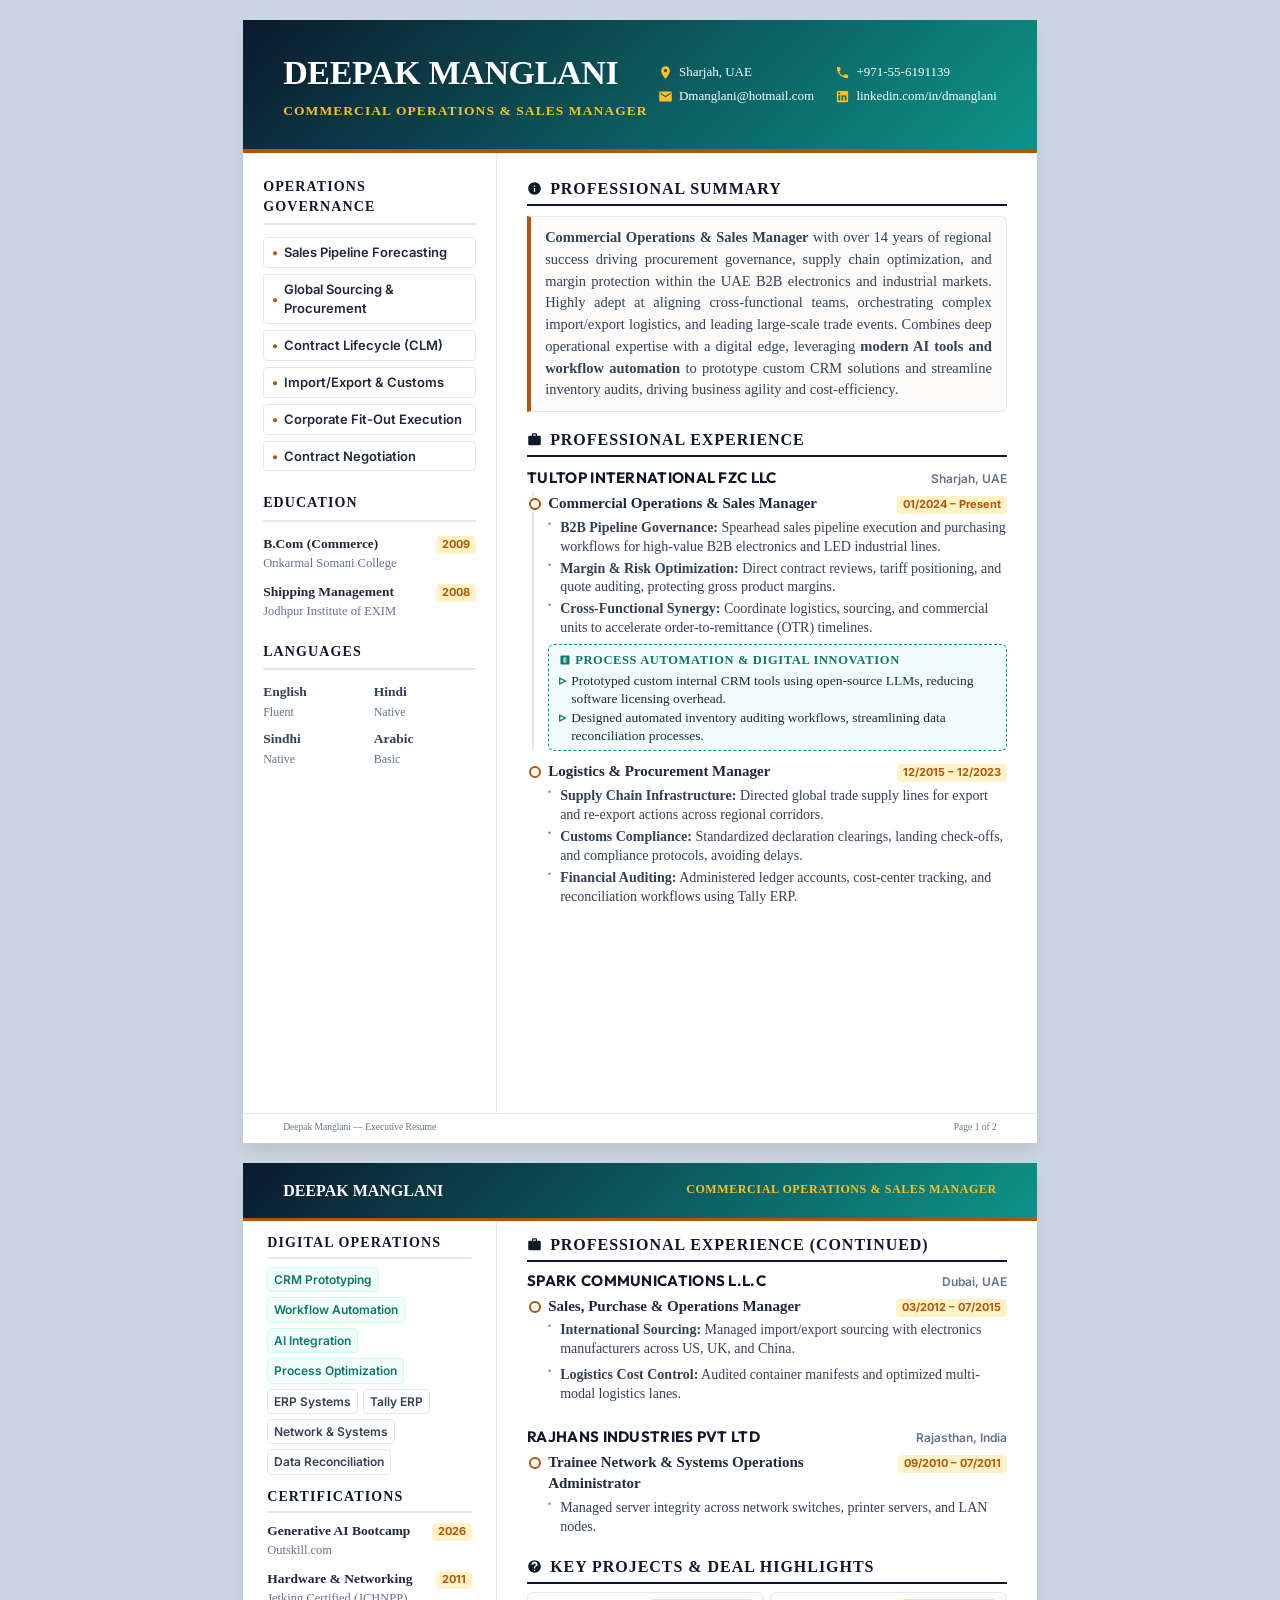
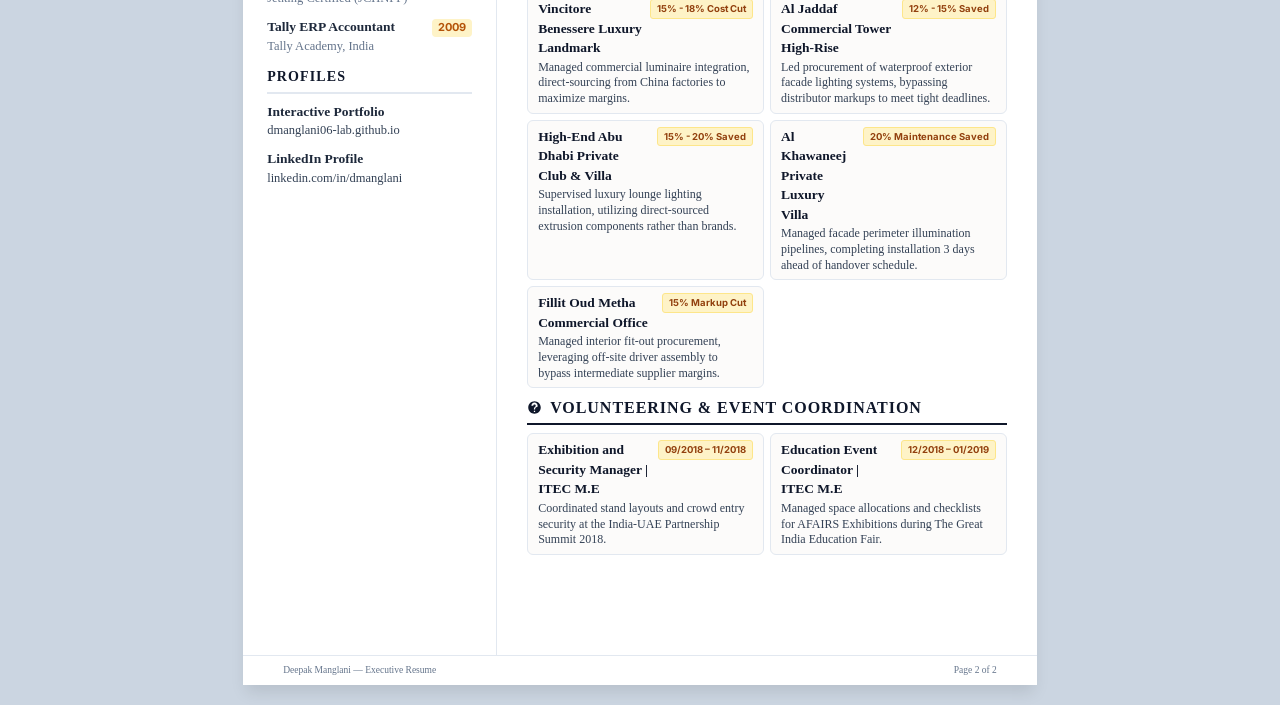
<file: Original_Static_Resume.html>
<!DOCTYPE html>
<html lang="en">
<head>
  <meta charset="UTF-8">
  <meta name="viewport" content="width=device-width, initial-scale=1.0">
  <title>Deepak Manglani - Executive Resume</title>
  <link rel="preconnect" href="https://fonts.googleapis.com">
  <link rel="preconnect" href="https://fonts.gstatic.com" crossorigin>
  <link href="https://fonts.googleapis.com/css2?family=Inter:wght@300;400;500;600;700&family=Lora:ital,wght@0,400;0,500;0,600;0,700;1,400&family=Outfit:wght@400;500;600;700;800&display=swap" rel="stylesheet">
  <style>
    :root {
      --primary: #0f172a;       /* Slate 900 / Deep Navy */
      --secondary: #1e293b;     /* Slate 800 */
      --accent: #b45309;        /* Brushed Amber/Gold */
      --accent-light: #fef3c7;  /* Warm Amber 100 */
      --bg-sidebar: #fcfbfa;    /* Warm Alabaster */
      --text-main: #334155;     /* Slate 700 */
      --text-light: #64748b;    /* Slate 500 */
      --border: #e2e8f0;        /* Slate 200 */
      --white: #ffffff;
      --teal: #0d9488;
      --teal-light: #f0fdfa;
    }

    * {
      box-sizing: border-box;
      margin: 0;
      padding: 0;
    }

    body {
      font-family: 'Cambria', 'Georgia', serif;
      font-size: 13px;
      color: var(--text-main);
      background-color: #cbd5e1;
      line-height: 1.45;
      -webkit-font-smoothing: antialiased;
    }

    /* Print/Screen container sizes */
    .page {
      background: #ffffff;
      width: 210mm;
      height: 297mm;
      margin: 20px auto;
      box-shadow: 0 10px 15px -3px rgba(0, 0, 0, 0.1);
      position: relative;
      overflow: hidden;
      display: flex;
      flex-direction: column;
    }

    /* Full Width Premium Header */
    .header {
      background: linear-gradient(135deg, #0b1a2e, #0d9488);
      color: var(--white);
      padding: 28px 40px;
      display: flex;
      justify-content: space-between;
      align-items: center;
      border-bottom: 4px solid var(--accent);
    }

    .header-info h1 {
      font-family: 'Cambria', 'Georgia', serif;
      font-size: 34px;
      font-weight: 800;
      letter-spacing: -0.01em;
      color: var(--white);
      text-shadow: 0 2px 4px rgba(0, 0, 0, 0.15);
    }

    .header-info h2 {
      font-family: 'Cambria', 'Georgia', serif;
      font-size: 13.5px;
      font-weight: 700;
      color: #fbbf24;
      text-transform: uppercase;
      letter-spacing: 0.08em;
      margin-top: 4px;
      white-space: nowrap;
    }

    .header-contact {
      display: grid;
      grid-template-columns: 1fr 1fr;
      gap: 6px 16px;
      font-size: 13px;
      color: var(--white);
      font-weight: 500;
    }

    .contact-item {
      display: flex;
      align-items: center;
      gap: 6px;
    }

    .contact-item a {
      color: var(--white);
      text-decoration: none;
      font-weight: 500;
    }

    .contact-item svg {
      width: 15px;
      height: 15px;
      fill: #fbbf24;
    }

    /* Mini Header for Page 2 */
    .header-mini {
      background: linear-gradient(135deg, #0b1a2e, #0d9488);
      color: var(--white);
      padding: 16px 40px;
      display: flex;
      justify-content: space-between;
      align-items: center;
      border-bottom: 3px solid var(--accent);
    }

    .header-mini h2 {
      font-family: 'Cambria', 'Georgia', serif;
      font-size: 16px;
      font-weight: 700;
      color: var(--white);
    }

    .header-mini span {
      font-size: 12px;
      color: #fbbf24;
      text-transform: uppercase;
      font-weight: 700;
      letter-spacing: 0.05em;
    }

    /* Layout structure */
    .content-wrapper {
      display: flex;
      flex: 1;
      height: calc(100% - 100px);
    }

    .sidebar {
      width: 32%;
      background-color: #ffffff;
      border-right: 1.5px solid var(--border);
      padding: 24px 20px;
      display: flex;
      flex-direction: column;
      gap: 22px;
    }

    .main-content {
      width: 68%;
      padding: 24px 30px;
      display: flex;
      flex-direction: column;
      gap: 16px;
    }


    /* Sidebar Headings */
    .sidebar-section h3 {
      font-family: 'Cambria', 'Georgia', serif;
      font-size: 14px;
      font-weight: 700;
      color: var(--primary);
      text-transform: uppercase;
      letter-spacing: 0.08em;
      margin-bottom: 12px;
      border-bottom: 2px solid var(--border);
      padding-bottom: 6px;
    }

    /* Competencies List */
    .competency-list {
      list-style: none;
      display: flex;
      flex-direction: column;
      gap: 6px;
    }

    .competency-item {
      font-size: 13px;
      font-weight: 600;
      color: var(--secondary);
      padding: 5px 8px;
      background: var(--white);
      border: 1px solid var(--border);
      border-radius: 4px;
      display: flex;
      align-items: center;
      gap: 6px;
      font-family: 'Inter', sans-serif;
    }

    .competency-item::before {
      content: "•";
      color: var(--accent);
      font-weight: bold;
    }

    /* Badging */
    .tech-badges {
      display: flex;
      flex-wrap: wrap;
      gap: 5px;
    }

    .badge {
      font-family: 'Inter', sans-serif;
      font-size: 12px;
      font-weight: 600;
      padding: 3px 6px;
      border-radius: 4px;
      border: 1px solid var(--border);
    }

    .badge.accent {
      background-color: var(--teal-light);
      color: #0f766e;
      border-color: #ccfbf1;
    }

    .badge.standard {
      background-color: var(--white);
      color: var(--text-main);
    }

    /* Education */
    .education-item {
      margin-bottom: 10px;
    }

    .education-item:last-child {
      margin-bottom: 0;
    }

    .edu-degree {
      font-size: 13.5px;
      font-weight: 700;
      color: var(--secondary);
    }

    .edu-inst {
      font-size: 12.5px;
      color: var(--text-light);
    }

    .language-grid {
      display: grid;
      grid-template-columns: 1fr 1fr;
      gap: 8px;
    }

    .lang-item {
      font-size: 13.5px;
      font-weight: 700;
    }

    .lang-item span {
      color: var(--text-light);
      font-weight: 400;
      font-size: 12px;
    }

    /* Main Content Sections */
    .section-title {
      font-family: 'Cambria', 'Georgia', serif;
      font-size: 16px;
      font-weight: 700;
      color: var(--primary);
      text-transform: uppercase;
      letter-spacing: 0.06em;
      margin-bottom: 10px;
      display: flex;
      align-items: center;
      gap: 8px;
      border-bottom: 2px solid var(--primary);
      padding-bottom: 4px;
    }

    .section-title svg {
      width: 15px;
      height: 15px;
      fill: var(--primary);
    }

    .summary-box {
      background-color: var(--bg-sidebar);
      border-left: 4px solid var(--accent);
      padding: 10px 14px;
      border-radius: 0 6px 6px 0;
      border-right: 1px solid var(--border);
      border-top: 1px solid var(--border);
      border-bottom: 1px solid var(--border);
    }

    .summary-box p {
      font-size: 14.5px;
      line-height: 1.5;
      color: var(--text-main);
      text-align: justify;
    }

    /* Professional Experience Timeline */
    .experience-timeline {
      display: flex;
      flex-direction: column;
      gap: 12px;
      position: relative;
    }

    .company-block {
      position: relative;
    }

    .company-header {
      display: flex;
      justify-content: space-between;
      align-items: baseline;
      margin-bottom: 4px;
    }

    .company-name {
      font-family: 'Outfit', sans-serif;
      font-size: 15px;
      font-weight: 700;
      color: var(--primary);
      text-transform: uppercase;
      letter-spacing: 0.02em;
    }

    .company-loc {
      font-size: 12px;
      color: var(--text-light);
      font-weight: 600;
      font-family: 'Inter', sans-serif;
    }

    .job-block {
      border-left: 2px solid var(--border);
      padding-left: 14px;
      margin-left: 5px;
      margin-bottom: 10px;
      position: relative;
    }

    .job-block:last-child {
      margin-bottom: 0;
      border-left-color: transparent;
    }

    .job-block::before {
      content: "";
      width: 8px;
      height: 8px;
      background-color: var(--white);
      border: 2px solid var(--accent);
      border-radius: 50%;
      position: absolute;
      left: -5px;
      top: 5px;
    }

    .job-header {
      display: flex;
      justify-content: space-between;
      align-items: baseline;
      margin-bottom: 4px;
    }

    .job-title {
      font-size: 15px;
      font-weight: 700;
      color: var(--secondary);
    }

    .job-date {
      font-family: 'Inter', sans-serif;
      font-size: 11px;
      font-weight: 700;
      color: var(--accent);
      background-color: var(--accent-light);
      padding: 1px 6px;
      border-radius: 4px;
      white-space: nowrap;
      flex-shrink: 0;
    }

    .job-bullets {
      list-style-type: none;
      display: flex;
      flex-direction: column;
      gap: 3px;
    }

    .job-bullets li {
      font-size: 14px;
      line-height: 1.35;
      position: relative;
      padding-left: 12px;
      color: var(--text-main);
    }

    .job-bullets li::before {
      content: "▪";
      color: var(--text-light);
      font-size: 8px;
      position: absolute;
      left: 0;
      top: 0;
    }

    /* Highlight box inside experience for AI Vibe Coding */
    .highlight-box {
      background-color: var(--teal-light);
      border: 1px dashed var(--teal);
      padding: 6px 10px;
      border-radius: 6px;
      margin-top: 6px;
    }

    .highlight-title {
      font-family: 'Cambria', 'Georgia', serif;
      font-size: 12.5px;
      font-weight: 700;
      color: #0f766e;
      text-transform: uppercase;
      letter-spacing: 0.05em;
      margin-bottom: 3px;
      display: flex;
      align-items: center;
      gap: 4px;
    }

    .highlight-bullets {
      list-style-type: none;
      display: flex;
      flex-direction: column;
      gap: 2px;
    }

    .highlight-bullets li {
      font-size: 13.5px;
      line-height: 1.3;
      color: var(--secondary);
      position: relative;
      padding-left: 12px;
    }

    .highlight-bullets li::before {
      content: "▹";
      color: #0f766e;
      font-weight: bold;
      position: absolute;
      left: 0;
      top: 0;
    }

    /* Key Project Card (Compact layout style) */
    .project-timeline {
      display: flex;
      flex-direction: column;
      gap: 8px;
    }

    .project-card {
      background: var(--bg-sidebar);
      border: 1px solid var(--border);
      border-radius: 6px;
      padding: 8px 12px;
    }

    .project-card h4 {
      font-family: 'Cambria', 'Georgia', serif;
      font-size: 13.5px;
      font-weight: 700;
      color: var(--primary);
      margin-bottom: 2px;
      display: flex;
      justify-content: space-between;
    }

    .project-card h4 span {
      font-family: 'Inter', sans-serif;
      font-size: 9.5px;
      background: var(--accent-light);
      color: #92400e;
      padding: 2px 6px;
      border-radius: 3px;
      border: 1px solid #fde68a;
      white-space: nowrap;
      flex-shrink: 0;
      align-self: flex-start;
      margin-left: 8px;
    }

    .project-card p {
      font-size: 12.5px;
      line-height: 1.35;
      color: var(--text-main);
    }

    /* Footer structure */
    .footer {
      height: 30px;
      border-top: 1px solid var(--border);
      padding: 0 40px;
      display: flex;
      justify-content: space-between;
      align-items: center;
      font-size: 9.5px;
      color: var(--text-light);
      background-color: #ffffff;
      position: absolute;
      bottom: 0;
      left: 0;
      right: 0;
    }

    /* Compact Layout override for Page 2 */
    .main-content.compact-layout {
      gap: 8px;
      padding: 12px 30px;
    }

    .main-content.compact-layout .section-title {
      margin-bottom: 8px;
      padding-bottom: 4px;
    }

    .compact-layout .project-timeline {
      display: grid;
      grid-template-columns: 1fr 1fr;
      gap: 6px;
    }

    .compact-layout .project-card {
      padding: 6px 10px;
      margin: 0;
    }

    .compact-layout .project-card h4 {
      font-size: 13.5px;
    }

    .compact-layout .project-card p {
      font-size: 12px;
      line-height: 1.3;
    }

    .compact-layout .job-block {
      margin-bottom: 6px;
    }

    .compact-layout .job-title {
      font-size: 15px;
    }

    .compact-layout .job-bullets li {
      font-size: 14px;
      margin-bottom: 4px;
    }

    /* Sidebar Compact Style */
    .sidebar.compact-sidebar {
      padding: 12px 24px;
      gap: 12px;
    }

    .sidebar.compact-sidebar h3 {
      margin-bottom: 8px;
      padding-bottom: 4px;
    }

    /* Page-break control for printing */
    @media print {
      @page {
        size: A4;
        margin: 0;
      }
      body {
        background-color: var(--white);
        -webkit-print-color-adjust: exact;
        print-color-adjust: exact;
      }
      .page {
        margin: 0;
        box-shadow: none;
        page-break-after: always;
        height: 297mm;
        width: 210mm;
        box-sizing: border-box;
      }
      .page:last-child {
        page-break-after: avoid;
      }
    }
  </style>
</head>
<body>

  <!-- PAGE 1 -->
  <div class="page" id="page-1">
    
    <!-- Top Executive Header -->
    <header class="header">
      <div class="header-info">
        <h1>DEEPAK MANGLANI</h1>
        <h2>Commercial Operations & Sales Manager</h2>
      </div>
      <div class="header-contact">
        <div class="contact-item">
          <!-- Pin Icon -->
          <svg viewBox="0 0 24 24"><path d="M12 2C8.13 2 5 5.13 5 9c0 5.25 7 13 7 13s7-7.75 7-13c0-3.87-3.13-7-7-7zm0 9.5c-1.38 0-2.5-1.12-2.5-2.5s1.12-2.5 2.5-2.5 2.5 1.12 2.5 2.5-1.12 2.5-2.5 2.5z"/></svg>
          <span>Sharjah, UAE</span>
        </div>
        <div class="contact-item">
          <!-- Phone Icon -->
          <svg viewBox="0 0 24 24"><path d="M6.62 10.79c1.44 2.83 3.76 5.14 6.59 6.59l2.2-2.2c.27-.27.67-.36 1.02-.24 1.12.37 2.33.57 3.57.57.55 0 1 .45 1 1V20c0 .55-.45 1-1 1-9.39 0-17-7.61-17-17 0-.55.45-1 1-1h3.5c.55 0 1 .45 1 1 0 1.25.2 2.45.57 3.57.11.35.03.74-.25 1.02l-2.2 2.2z"/></svg>
          <span>+971-55-6191139</span>
        </div>
        <div class="contact-item">
          <!-- Email Icon -->
          <svg viewBox="0 0 24 24"><path d="M20 4H4c-1.1 0-1.99.9-1.99 2L2 18c0 1.1.9 2 2 2h16c1.1 0 2-.9 2-2V6c0-1.1-.9-2-2-2zm0 4l-8 5-8-5V6l8 5 8-5v2z"/></svg>
          <a href="mailto:Dmanglani@hotmail.com">Dmanglani@hotmail.com</a>
        </div>
        <div class="contact-item">
          <!-- LinkedIn Icon -->
          <svg viewBox="0 0 24 24"><path d="M19 3a2 2 0 0 1 2 2v14a2 2 0 0 1-2 2H5a2 2 0 0 1-2-2V5a2 2 0 0 1 2-2h14m-.5 15.5v-5.3a3.26 3.26 0 0 0-3.26-3.26c-.85 0-1.84.52-2.32 1.3v-1.11h-2.79v8.37h2.79v-4.93c0-.77.62-1.4 1.39-1.4a1.4 1.4 0 0 1 1.4 1.4v4.93h2.79M6.88 8.56a1.68 1.68 0 0 0 1.68-1.68c0-.93-.75-1.69-1.68-1.69a1.69 1.69 0 0 0-1.69 1.69c0 .93.76 1.68 1.69 1.68m1.39 9.94v-8.37H5.5v8.37h2.77z"/></svg>
          <a href="https://linkedin.com/in/dmanglani" target="_blank">linkedin.com/in/dmanglani</a>
        </div>
      </div>
    </header>

    <!-- Main Content Area -->
    <div class="content-wrapper">
      
      <!-- Sidebar Panel -->
      <aside class="sidebar">
        

        <!-- Competencies Section -->
        <div class="sidebar-section">
          <h3>Operations Governance</h3>
          <ul class="competency-list">
            <li class="competency-item">Sales Pipeline Forecasting</li>
            <li class="competency-item">Global Sourcing & Procurement</li>
            <li class="competency-item">Contract Lifecycle (CLM)</li>
            <li class="competency-item">Import/Export & Customs</li>
            <li class="competency-item">Corporate Fit-Out Execution</li>
            <li class="competency-item">Contract Negotiation</li>
          </ul>
        </div>

        <!-- Professional Education -->
        <div class="sidebar-section">
          <h3>Education</h3>
          <div class="education-item">
            <div class="edu-degree" style="display: flex; justify-content: space-between; align-items: baseline;">
              <span>B.Com (Commerce)</span>
              <span class="job-date">2009</span>
            </div>
            <div class="edu-inst">Onkarmal Somani College</div>
          </div>
          <div class="education-item">
            <div class="edu-degree" style="display: flex; justify-content: space-between; align-items: baseline;">
              <span>Shipping Management</span>
              <span class="job-date">2008</span>
            </div>
            <div class="edu-inst">Jodhpur Institute of EXIM</div>
          </div>
        </div>

        <!-- Languages -->
        <div class="sidebar-section">
          <h3>Languages</h3>
          <div class="language-grid">
            <div class="lang-item">English<br><span>Fluent</span></div>
            <div class="lang-item">Hindi<br><span>Native</span></div>
            <div class="lang-item">Sindhi<br><span>Native</span></div>
            <div class="lang-item">Arabic<br><span>Basic</span></div>
          </div>
        </div>

      </aside>

      <!-- Main Column Panel -->
      <main class="main-content">
        
        <!-- Professional Summary -->
        <section>
          <div class="section-title">
            <svg viewBox="0 0 24 24"><path d="M12 2C6.48 2 2 6.48 2 12s4.48 10 10 10 10-4.48 10-10S17.52 2 12 2zm1 15h-2v-6h2v6zm0-8h-2V7h2v2z"/></svg>
            Professional Summary
          </div>
          <div class="summary-box">
            <p>
              <strong>Commercial Operations & Sales Manager</strong> with over 14 years of regional success driving procurement governance, supply chain optimization, and margin protection within the UAE B2B electronics and industrial markets. Highly adept at aligning cross-functional teams, orchestrating complex import/export logistics, and leading large-scale trade events. Combines deep operational expertise with a digital edge, leveraging <strong>modern AI tools and workflow automation</strong> to prototype custom CRM solutions and streamline inventory audits, driving business agility and cost-efficiency.
            </p>
          </div>
        </section>

        <!-- Professional Experience -->
        <section>
          <div class="section-title">
            <svg viewBox="0 0 24 24"><path d="M20 6h-4V4c0-1.11-.89-2-2-2h-4c-1.11 0-2 .89-2 2v2H4c-1.11 0-1.99.89-1.99 2L2 19c0 1.11.89 2 2 2h16c1.11 0 2-.89 2-2V8c0-1.11-.89-2-2-2zm-6 0h-4V4h4v2z"/></svg>
            Professional Experience
          </div>
          
          <div class="experience-timeline">
            
            <!-- Tultop Company Block -->
            <div class="company-block">
              <div class="company-header">
                <span class="company-name">Tultop International FZC LLC</span>
                <span class="company-loc">Sharjah, UAE</span>
              </div>
              
              <!-- Role 1 -->
              <div class="job-block">
                <div class="job-header">
                  <span class="job-title">Commercial Operations & Sales Manager</span>
                  <span class="job-date">01/2024 – Present</span>
                </div>
                <ul class="job-bullets">
                  <li><strong>B2B Pipeline Governance:</strong> Spearhead sales pipeline execution and purchasing workflows for high-value B2B electronics and LED industrial lines.</li>
                  <li><strong>Margin & Risk Optimization:</strong> Direct contract reviews, tariff positioning, and quote auditing, protecting gross product margins.</li>
                  <li><strong>Cross-Functional Synergy:</strong> Coordinate logistics, sourcing, and commercial units to accelerate order-to-remittance (OTR) timelines.</li>
                </ul>
                
                <!-- Process Automation Highlight -->
                <div class="highlight-box">
                  <div class="highlight-title">
                    <svg viewBox="0 0 24 24" style="width:12px;height:12px;fill:#0f766e;"><path d="M19 3H5c-1.1 0-2 .9-2 2v14c0 1.1.9 2 2 2h14c1.1 0 2-.9 2-2V5c0-1.1-.9-2-2-2zm-4 6h-4v2h4v2h-4v2h4v2H9V7h6v2z"/></svg>
                    Process Automation & Digital Innovation
                  </div>
                  <ul class="highlight-bullets">
                    <li>Prototyped custom internal CRM tools using open-source LLMs, reducing software licensing overhead.</li>
                    <li>Designed automated inventory auditing workflows, streamlining data reconciliation processes.</li>
                  </ul>
                </div>
              </div>

              <!-- Role 2 -->
              <div class="job-block">
                <div class="job-header">
                  <span class="job-title">Logistics & Procurement Manager</span>
                  <span class="job-date">12/2015 – 12/2023</span>
                </div>
                <ul class="job-bullets">
                  <li><strong>Supply Chain Infrastructure:</strong> Directed global trade supply lines for export and re-export actions across regional corridors.</li>
                  <li><strong>Customs Compliance:</strong> Standardized declaration clearings, landing check-offs, and compliance protocols, avoiding delays.</li>
                  <li><strong>Financial Auditing:</strong> Administered ledger accounts, cost-center tracking, and reconciliation workflows using Tally ERP.</li>
                </ul>
              </div>

            </div>

          </div>
        </section>

      </main>

    </div>

    <!-- Page 1 Footer -->
    <footer class="footer">
      <span>Deepak Manglani — Executive Resume</span>
      <span>Page 1 of 2</span>
    </footer>

  </div>

  <!-- PAGE 2 -->
  <div class="page" id="page-2">
    
    <!-- Mini Header -->
    <header class="header-mini">
      <h2>DEEPAK MANGLANI</h2>
      <span>Commercial Operations & Sales Manager</span>
    </header>

    <!-- Main Content Area -->
    <div class="content-wrapper">
      
      <!-- Sidebar Panel Page 2 -->
      <aside class="sidebar compact-sidebar">
        
        <!-- Digital & Automation Skills -->
        <div class="sidebar-section">
          <h3>Digital Operations</h3>
          <div class="tech-badges">
            <span class="badge accent">CRM Prototyping</span>
            <span class="badge accent">Workflow Automation</span>
            <span class="badge accent">AI Integration</span>
            <span class="badge accent">Process Optimization</span>
            <span class="badge standard">ERP Systems</span>
            <span class="badge standard">Tally ERP</span>
            <span class="badge standard">Network & Systems</span>
            <span class="badge standard">Data Reconciliation</span>
          </div>
        </div>

        <!-- Professional Certifications -->
        <div class="sidebar-section">
          <h3>Certifications</h3>
          <div class="education-item">
            <div class="edu-degree" style="display: flex; justify-content: space-between; align-items: baseline;">
              <span>Generative AI Bootcamp</span>
              <span class="job-date">2026</span>
            </div>
            <div class="edu-inst">Outskill.com</div>
          </div>
          <div class="education-item">
            <div class="edu-degree" style="display: flex; justify-content: space-between; align-items: baseline;">
              <span>Hardware & Networking</span>
              <span class="job-date">2011</span>
            </div>
            <div class="edu-inst">Jetking Certified (JCHNPP)</div>
          </div>
          <div class="education-item">
            <div class="edu-degree" style="display: flex; justify-content: space-between; align-items: baseline;">
              <span>Tally ERP Accountant</span>
              <span class="job-date">2009</span>
            </div>
            <div class="edu-inst">Tally Academy, India</div>
          </div>
        </div>

        <!-- Social Profiles -->
        <div class="sidebar-section">
          <h3>Profiles</h3>
          <div class="education-item">
            <div class="edu-degree">Interactive Portfolio</div>
            <div class="edu-inst"><a href="https://dmanglani06-lab.github.io/" style="color:var(--text-main);text-decoration:none;" target="_blank">dmanglani06-lab.github.io</a></div>
          </div>
          <div class="education-item">
            <div class="edu-degree">LinkedIn Profile</div>
            <div class="edu-inst"><a href="https://linkedin.com/in/dmanglani" style="color:var(--text-main);text-decoration:none;" target="_blank">linkedin.com/in/dmanglani</a></div>
          </div>
        </div>

      </aside>

      <!-- Main Column Panel Page 2 -->
      <main class="main-content compact-layout">
        
        <!-- Professional Experience (Continued) -->
        <section>
          <div class="section-title">
            <svg viewBox="0 0 24 24"><path d="M20 6h-4V4c0-1.11-.89-2-2-2h-4c-1.11 0-2 .89-2 2v2H4c-1.11 0-1.99.89-1.99 2L2 19c0 1.11.89 2 2 2h16c1.11 0 2-.89 2-2V8c0-1.11-.89-2-2-2zm-6 0h-4V4h4v2z"/></svg>
            Professional Experience (Continued)
          </div>
          
          <div class="experience-timeline">
            
            <!-- Spark Communications Block -->
            <div class="company-block">
              <div class="company-header">
                <span class="company-name">SPARK COMMUNICATIONS L.L.C</span>
                <span class="company-loc">Dubai, UAE</span>
              </div>
              <div class="job-block">
                <div class="job-header">
                  <span class="job-title">Sales, Purchase & Operations Manager</span>
                  <span class="job-date">03/2012 – 07/2015</span>
                </div>
                <ul class="job-bullets">
                  <li><strong>International Sourcing:</strong> Managed import/export sourcing with electronics manufacturers across US, UK, and China.</li>
                  <li><strong>Logistics Cost Control:</strong> Audited container manifests and optimized multi-modal logistics lanes.</li>
                </ul>
              </div>
            </div>

            <!-- Rajhans Block -->
            <div class="company-block">
              <div class="company-header">
                <span class="company-name">Rajhans Industries Pvt LTD</span>
                <span class="company-loc">Rajasthan, India</span>
              </div>
              <div class="job-block">
                <div class="job-header">
                  <span class="job-title">Trainee Network & Systems Operations Administrator</span>
                  <span class="job-date">09/2010 – 07/2011</span>
                </div>
                <ul class="job-bullets">
                  <li>Managed server integrity across network switches, printer servers, and LAN nodes.</li>
                </ul>
              </div>
            </div>

          </div>
        </section>

        <!-- Projects Section -->
        <section>
          <div class="section-title">
            <svg viewBox="0 0 24 24"><path d="M12 2C6.48 2 2 6.48 2 12s4.48 10 10 10 10-4.48 10-10S17.52 2 12 2zm1 17h-2v-2h2v2zm2.07-7.75l-.9.92C13.45 12.9 13 13.5 13 15h-2v-.5c0-1.1.45-2.1 1.17-2.83l1.24-1.26c.37-.36.59-.86.59-1.41 0-1.1-.9-2-2-2s-2 .9-2 2H7c0-2.76 2.24-5 5-5s5 2.24 5 5c0 1.04-.42 1.99-1.07 2.75z"/></svg>
            Key Projects & Deal Highlights
          </div>

          <div class="project-timeline">
            
            <div class="project-card">
              <h4>Vincitore Benessere Luxury Landmark <span>15% - 18% Cost Cut</span></h4>
              <p>Managed commercial luminaire integration, direct-sourcing from China factories to maximize margins.</p>
            </div>

            <div class="project-card">
              <h4>Al Jaddaf Commercial Tower High-Rise <span>12% - 15% Saved</span></h4>
              <p>Led procurement of waterproof exterior facade lighting systems, bypassing distributor markups to meet tight deadlines.</p>
            </div>

            <div class="project-card">
              <h4>High-End Abu Dhabi Private Club & Villa <span>15% - 20% Saved</span></h4>
              <p>Supervised luxury lounge lighting installation, utilizing direct-sourced extrusion components rather than brands.</p>
            </div>

            <div class="project-card">
              <h4>Al Khawaneej Private Luxury Villa <span>20% Maintenance Saved</span></h4>
              <p>Managed facade perimeter illumination pipelines, completing installation 3 days ahead of handover schedule.</p>
            </div>

            <div class="project-card">
              <h4>Fillit Oud Metha Commercial Office <span>15% Markup Cut</span></h4>
              <p>Managed interior fit-out procurement, leveraging off-site driver assembly to bypass intermediate supplier margins.</p>
            </div>

          </div>
        </section>

        <!-- Volunteering Section -->
        <section>
          <div class="section-title">
            <svg viewBox="0 0 24 24"><path d="M12 2C6.48 2 2 6.48 2 12s4.48 10 10 10 10-4.48 10-10S17.52 2 12 2zm1 17h-2v-2h2v2zm2.07-7.75l-.9.92C13.45 12.9 13 13.5 13 15h-2v-.5c0-1.1.45-2.1 1.17-2.83l1.24-1.26c.37-.36.59-.86.59-1.41 0-1.1-.9-2-2-2s-2 .9-2 2H7c0-2.76 2.24-5 5-5s5 2.24 5 5c0 1.04-.42 1.99-1.07 2.75z"/></svg>
            Volunteering & Event Coordination
          </div>
          
          <div class="project-timeline">
            
            <div class="project-card">
              <h4>Exhibition and Security Manager | ITEC M.E <span>09/2018 – 11/2018</span></h4>
              <p>Coordinated stand layouts and crowd entry security at the India-UAE Partnership Summit 2018.</p>
            </div>

            <div class="project-card">
              <h4>Education Event Coordinator | ITEC M.E <span>12/2018 – 01/2019</span></h4>
              <p>Managed space allocations and checklists for AFAIRS Exhibitions during The Great India Education Fair.</p>
            </div>

          </div>
        </section>

      </main>

    </div>

    <!-- Page 2 Footer -->
    <footer class="footer">
      <span>Deepak Manglani — Executive Resume</span>
      <span>Page 2 of 2</span>
    </footer>

  </div>

</body>
</html>
</file>
<file: assets/index-DCDHpl-7.css>
/*! tailwindcss v4.3.2 | MIT License | https://tailwindcss.com */
@layer properties{@supports (((-webkit-hyphens:none)) and (not (margin-trim:inline))) or ((-moz-orient:inline) and (not (color:rgb(from red r g b)))){*,:before,:after,::backdrop{--tw-rotate-x:initial;--tw-rotate-y:initial;--tw-rotate-z:initial;--tw-skew-x:initial;--tw-skew-y:initial;--tw-border-style:solid;--tw-leading:initial;--tw-font-weight:initial;--tw-tracking:initial;--tw-blur:initial;--tw-brightness:initial;--tw-contrast:initial;--tw-grayscale:initial;--tw-hue-rotate:initial;--tw-invert:initial;--tw-opacity:initial;--tw-saturate:initial;--tw-sepia:initial;--tw-drop-shadow:initial;--tw-drop-shadow-color:initial;--tw-drop-shadow-alpha:100%;--tw-drop-shadow-size:initial;--tw-backdrop-blur:initial;--tw-backdrop-brightness:initial;--tw-backdrop-contrast:initial;--tw-backdrop-grayscale:initial;--tw-backdrop-hue-rotate:initial;--tw-backdrop-invert:initial;--tw-backdrop-opacity:initial;--tw-backdrop-saturate:initial;--tw-backdrop-sepia:initial;--tw-translate-x:0;--tw-translate-y:0;--tw-translate-z:0}}}@layer theme{:root,:host{--font-sans:Cambria, Cochin, Georgia, Times, "Times New Roman", serif;--font-mono:ui-monospace, SFMono-Regular, Menlo, Monaco, Consolas, "Liberation Mono", "Courier New", monospace;--color-amber-300:oklch(87.9% .169 91.605);--color-amber-500:oklch(76.9% .188 70.08);--color-blue-200:oklch(88.2% .059 254.128);--color-blue-300:oklch(80.9% .105 251.813);--color-blue-400:oklch(70.7% .165 254.624);--color-blue-500:oklch(62.3% .214 259.815);--color-blue-950:oklch(28.2% .091 267.935);--color-gray-700:oklch(37.3% .034 259.733);--color-gray-800:oklch(27.8% .033 256.848);--color-gray-900:oklch(21% .034 264.665);--color-black:#000;--color-white:#fff;--spacing:.25rem;--container-md:28rem;--container-3xl:48rem;--container-4xl:56rem;--container-5xl:64rem;--container-6xl:72rem;--container-7xl:80rem;--text-xs:.75rem;--text-xs--line-height:calc(1 / .75);--text-sm:.875rem;--text-sm--line-height:calc(1.25 / .875);--text-base:1rem;--text-base--line-height:calc(1.5 / 1);--text-lg:1.125rem;--text-lg--line-height:calc(1.75 / 1.125);--text-xl:1.25rem;--text-xl--line-height:calc(1.75 / 1.25);--text-2xl:1.5rem;--text-2xl--line-height:calc(2 / 1.5);--text-3xl:1.875rem;--text-3xl--line-height:calc(2.25 / 1.875);--text-4xl:2.25rem;--text-4xl--line-height:calc(2.5 / 2.25);--text-5xl:3rem;--text-5xl--line-height:1;--text-6xl:3.75rem;--text-6xl--line-height:1;--text-7xl:4.5rem;--text-7xl--line-height:1;--text-8xl:6rem;--text-8xl--line-height:1;--text-9xl:8rem;--text-9xl--line-height:1;--font-weight-light:300;--font-weight-medium:500;--font-weight-semibold:600;--font-weight-bold:700;--tracking-tighter:-.05em;--tracking-wide:.025em;--tracking-widest:.1em;--leading-relaxed:1.625;--radius-xl:.75rem;--radius-2xl:1rem;--blur-sm:8px;--blur-md:12px;--default-transition-duration:.15s;--default-transition-timing-function:cubic-bezier(.4, 0, .2, 1);--default-font-family:var(--font-sans);--default-mono-font-family:var(--font-mono)}}@layer base{*,:after,:before,::backdrop{box-sizing:border-box;border:0 solid;margin:0;padding:0}::file-selector-button{box-sizing:border-box;border:0 solid;margin:0;padding:0}html,:host{-webkit-text-size-adjust:100%;tab-size:4;line-height:1.5;font-family:var(--default-font-family,ui-sans-serif, system-ui, sans-serif, "Apple Color Emoji", "Segoe UI Emoji", "Segoe UI Symbol", "Noto Color Emoji");font-feature-settings:var(--default-font-feature-settings,normal);font-variation-settings:var(--default-font-variation-settings,normal);-webkit-tap-highlight-color:transparent}hr{height:0;color:inherit;border-top-width:1px}abbr:where([title]){-webkit-text-decoration:underline dotted;text-decoration:underline dotted}h1,h2,h3,h4,h5,h6{font-size:inherit;font-weight:inherit}a{color:inherit;-webkit-text-decoration:inherit;-webkit-text-decoration:inherit;-webkit-text-decoration:inherit;-webkit-text-decoration:inherit;text-decoration:inherit}b,strong{font-weight:bolder}code,kbd,samp,pre{font-family:var(--default-mono-font-family,ui-monospace, SFMono-Regular, Menlo, Monaco, Consolas, "Liberation Mono", "Courier New", monospace);font-feature-settings:var(--default-mono-font-feature-settings,normal);font-variation-settings:var(--default-mono-font-variation-settings,normal);font-size:1em}small{font-size:80%}sub,sup{vertical-align:baseline;font-size:75%;line-height:0;position:relative}sub{bottom:-.25em}sup{top:-.5em}table{text-indent:0;border-color:inherit;border-collapse:collapse}:-moz-focusring{outline:auto}progress{vertical-align:baseline}summary{display:list-item}ol,ul,menu{list-style:none}img,svg,video,canvas,audio,iframe,embed,object{vertical-align:middle;display:block}img,video{max-width:100%;height:auto}button,input,select,optgroup,textarea{font:inherit;font-feature-settings:inherit;font-variation-settings:inherit;letter-spacing:inherit;color:inherit;opacity:1;background-color:#0000;border-radius:0}::file-selector-button{font:inherit;font-feature-settings:inherit;font-variation-settings:inherit;letter-spacing:inherit;color:inherit;opacity:1;background-color:#0000;border-radius:0}:where(select:is([multiple],[size])) optgroup{font-weight:bolder}:where(select:is([multiple],[size])) optgroup option{padding-inline-start:20px}::file-selector-button{margin-inline-end:4px}::placeholder{opacity:1}@supports (not ((-webkit-appearance:-apple-pay-button))) or (contain-intrinsic-size:1px){::placeholder{color:currentColor}@supports (color:color-mix(in lab, red, red)){::placeholder{color:color-mix(in oklab, currentcolor 50%, transparent)}}}textarea{resize:vertical}::-webkit-search-decoration{-webkit-appearance:none}::-webkit-date-and-time-value{min-height:1lh;text-align:inherit}::-webkit-datetime-edit{display:inline-flex}::-webkit-datetime-edit-fields-wrapper{padding:0}::-webkit-datetime-edit{padding-block:0}::-webkit-datetime-edit-year-field{padding-block:0}::-webkit-datetime-edit-month-field{padding-block:0}::-webkit-datetime-edit-day-field{padding-block:0}::-webkit-datetime-edit-hour-field{padding-block:0}::-webkit-datetime-edit-minute-field{padding-block:0}::-webkit-datetime-edit-second-field{padding-block:0}::-webkit-datetime-edit-millisecond-field{padding-block:0}::-webkit-datetime-edit-meridiem-field{padding-block:0}::-webkit-calendar-picker-indicator{line-height:1}:-moz-ui-invalid{box-shadow:none}button,input:where([type=button],[type=reset],[type=submit]){appearance:button}::file-selector-button{appearance:button}::-webkit-inner-spin-button{height:auto}::-webkit-outer-spin-button{height:auto}[hidden]:where(:not([hidden=until-found])){display:none!important}html{scroll-behavior:smooth}body{background-color:var(--color-black);font-family:var(--font-sans);color:var(--color-white);overflow-x:hidden}}@layer components;@layer utilities{.absolute{position:absolute}.relative{position:relative}.inset-0{inset:0}.top-20{top:calc(var(--spacing) * 20)}.right-4{right:calc(var(--spacing) * 4)}.left-4{left:calc(var(--spacing) * 4)}.z-0{z-index:0}.z-10{z-index:10}.z-50{z-index:50}.mx-auto{margin-inline:auto}.mt-1\.5{margin-top:calc(var(--spacing) * 1.5)}.mt-8{margin-top:calc(var(--spacing) * 8)}.mt-12{margin-top:calc(var(--spacing) * 12)}.mt-\[-40px\]{margin-top:-40px}.mr-3{margin-right:calc(var(--spacing) * 3)}.mb-1{margin-bottom:var(--spacing)}.mb-3{margin-bottom:calc(var(--spacing) * 3)}.mb-4{margin-bottom:calc(var(--spacing) * 4)}.mb-8{margin-bottom:calc(var(--spacing) * 8)}.mb-12{margin-bottom:calc(var(--spacing) * 12)}.mb-16{margin-bottom:calc(var(--spacing) * 16)}.flex{display:flex}.grid{display:grid}.hidden{display:none}.inline-block{display:inline-block}.inline-flex{display:inline-flex}.h-1\.5{height:calc(var(--spacing) * 1.5)}.h-4{height:calc(var(--spacing) * 4)}.h-5{height:calc(var(--spacing) * 5)}.h-6{height:calc(var(--spacing) * 6)}.h-10{height:calc(var(--spacing) * 10)}.h-full{height:100%}.h-screen{height:100vh}.min-h-screen{min-height:100vh}.w-1\.5{width:calc(var(--spacing) * 1.5)}.w-4{width:calc(var(--spacing) * 4)}.w-5{width:calc(var(--spacing) * 5)}.w-6{width:calc(var(--spacing) * 6)}.w-10{width:calc(var(--spacing) * 10)}.w-full{width:100%}.max-w-3xl{max-width:var(--container-3xl)}.max-w-4xl{max-width:var(--container-4xl)}.max-w-5xl{max-width:var(--container-5xl)}.max-w-6xl{max-width:var(--container-6xl)}.max-w-7xl{max-width:var(--container-7xl)}.max-w-md{max-width:var(--container-md)}.flex-1{flex:1}.transform{transform:var(--tw-rotate-x,) var(--tw-rotate-y,) var(--tw-rotate-z,) var(--tw-skew-x,) var(--tw-skew-y,)}.cursor-default{cursor:default}.grid-cols-1{grid-template-columns:repeat(1,minmax(0,1fr))}.flex-col{flex-direction:column}.flex-row{flex-direction:row}.flex-wrap{flex-wrap:wrap}.items-center{align-items:center}.items-start{align-items:flex-start}.justify-between{justify-content:space-between}.justify-center{justify-content:center}.gap-1{gap:var(--spacing)}.gap-2{gap:calc(var(--spacing) * 2)}.gap-3{gap:calc(var(--spacing) * 3)}.gap-4{gap:calc(var(--spacing) * 4)}.gap-6{gap:calc(var(--spacing) * 6)}.gap-8{gap:calc(var(--spacing) * 8)}.gap-12{gap:calc(var(--spacing) * 12)}.gap-20{gap:calc(var(--spacing) * 20)}.overflow-hidden{overflow:hidden}.rounded-2xl{border-radius:var(--radius-2xl)}.rounded-full{border-radius:3.40282e38px}.rounded-xl{border-radius:var(--radius-xl)}.border{border-style:var(--tw-border-style);border-width:1px}.border-2{border-style:var(--tw-border-style);border-width:2px}.border-t{border-top-style:var(--tw-border-style);border-top-width:1px}.border-l{border-left-style:var(--tw-border-style);border-left-width:1px}.border-blue-500\/20{border-color:#3080ff33}@supports (color:color-mix(in lab, red, red)){.border-blue-500\/20{border-color:color-mix(in oklab, var(--color-blue-500) 20%, transparent)}}.border-gray-700{border-color:var(--color-gray-700)}.border-gray-800{border-color:var(--color-gray-800)}.border-gray-900{border-color:var(--color-gray-900)}.border-white{border-color:var(--color-white)}.border-white\/10{border-color:#ffffff1a}@supports (color:color-mix(in lab, red, red)){.border-white\/10{border-color:color-mix(in oklab, var(--color-white) 10%, transparent)}}.border-white\/20{border-color:#fff3}@supports (color:color-mix(in lab, red, red)){.border-white\/20{border-color:color-mix(in oklab, var(--color-white) 20%, transparent)}}.bg-amber-500\/20{background-color:#f99c0033}@supports (color:color-mix(in lab, red, red)){.bg-amber-500\/20{background-color:color-mix(in oklab, var(--color-amber-500) 20%, transparent)}}.bg-black{background-color:var(--color-black)}.bg-black\/90{background-color:#000000e6}@supports (color:color-mix(in lab, red, red)){.bg-black\/90{background-color:color-mix(in oklab, var(--color-black) 90%, transparent)}}.bg-blue-400{background-color:var(--color-blue-400)}.bg-blue-500\/20{background-color:#3080ff33}@supports (color:color-mix(in lab, red, red)){.bg-blue-500\/20{background-color:color-mix(in oklab, var(--color-blue-500) 20%, transparent)}}.bg-blue-950\/20{background-color:#16245633}@supports (color:color-mix(in lab, red, red)){.bg-blue-950\/20{background-color:color-mix(in oklab, var(--color-blue-950) 20%, transparent)}}.bg-white\/5{background-color:#ffffff0d}@supports (color:color-mix(in lab, red, red)){.bg-white\/5{background-color:color-mix(in oklab, var(--color-white) 5%, transparent)}}.bg-white\/10{background-color:#ffffff1a}@supports (color:color-mix(in lab, red, red)){.bg-white\/10{background-color:color-mix(in oklab, var(--color-white) 10%, transparent)}}.object-cover{object-fit:cover}.p-2{padding:calc(var(--spacing) * 2)}.p-4{padding:calc(var(--spacing) * 4)}.p-5{padding:calc(var(--spacing) * 5)}.p-6{padding:calc(var(--spacing) * 6)}.p-8{padding:calc(var(--spacing) * 8)}.px-3{padding-inline:calc(var(--spacing) * 3)}.px-4{padding-inline:calc(var(--spacing) * 4)}.px-5{padding-inline:calc(var(--spacing) * 5)}.px-6{padding-inline:calc(var(--spacing) * 6)}.py-1{padding-block:var(--spacing)}.py-2{padding-block:calc(var(--spacing) * 2)}.py-2\.5{padding-block:calc(var(--spacing) * 2.5)}.py-3{padding-block:calc(var(--spacing) * 3)}.py-20{padding-block:calc(var(--spacing) * 20)}.py-24{padding-block:calc(var(--spacing) * 24)}.pt-6{padding-top:calc(var(--spacing) * 6)}.pb-4{padding-bottom:calc(var(--spacing) * 4)}.pl-4{padding-left:calc(var(--spacing) * 4)}.text-center{text-align:center}.text-2xl{font-size:var(--text-2xl);line-height:var(--tw-leading,var(--text-2xl--line-height))}.text-5xl{font-size:var(--text-5xl);line-height:var(--tw-leading,var(--text-5xl--line-height))}.text-base{font-size:var(--text-base);line-height:var(--tw-leading,var(--text-base--line-height))}.text-lg{font-size:var(--text-lg);line-height:var(--tw-leading,var(--text-lg--line-height))}.text-sm{font-size:var(--text-sm);line-height:var(--tw-leading,var(--text-sm--line-height))}.text-xl{font-size:var(--text-xl);line-height:var(--tw-leading,var(--text-xl--line-height))}.text-xs{font-size:var(--text-xs);line-height:var(--tw-leading,var(--text-xs--line-height))}.leading-\[0\.85\]{--tw-leading:.85;line-height:.85}.leading-relaxed{--tw-leading:var(--leading-relaxed);line-height:var(--leading-relaxed)}.font-bold{--tw-font-weight:var(--font-weight-bold);font-weight:var(--font-weight-bold)}.font-light{--tw-font-weight:var(--font-weight-light);font-weight:var(--font-weight-light)}.font-medium{--tw-font-weight:var(--font-weight-medium);font-weight:var(--font-weight-medium)}.font-semibold{--tw-font-weight:var(--font-weight-semibold);font-weight:var(--font-weight-semibold)}.tracking-\[0\.2em\]{--tw-tracking:.2em;letter-spacing:.2em}.tracking-tighter{--tw-tracking:var(--tracking-tighter);letter-spacing:var(--tracking-tighter)}.tracking-wide{--tw-tracking:var(--tracking-wide);letter-spacing:var(--tracking-wide)}.tracking-widest{--tw-tracking:var(--tracking-widest);letter-spacing:var(--tracking-widest)}.text-amber-300{color:var(--color-amber-300)}.text-blue-300{color:var(--color-blue-300)}.text-blue-400{color:var(--color-blue-400)}.text-blue-500{color:var(--color-blue-500)}.text-white{color:var(--color-white)}.text-white\/40{color:#fff6}@supports (color:color-mix(in lab, red, red)){.text-white\/40{color:color-mix(in oklab, var(--color-white) 40%, transparent)}}.text-white\/50{color:#ffffff80}@supports (color:color-mix(in lab, red, red)){.text-white\/50{color:color-mix(in oklab, var(--color-white) 50%, transparent)}}.text-white\/60{color:#fff9}@supports (color:color-mix(in lab, red, red)){.text-white\/60{color:color-mix(in oklab, var(--color-white) 60%, transparent)}}.text-white\/70{color:#ffffffb3}@supports (color:color-mix(in lab, red, red)){.text-white\/70{color:color-mix(in oklab, var(--color-white) 70%, transparent)}}.text-white\/80{color:#fffc}@supports (color:color-mix(in lab, red, red)){.text-white\/80{color:color-mix(in oklab, var(--color-white) 80%, transparent)}}.text-white\/90{color:#ffffffe6}@supports (color:color-mix(in lab, red, red)){.text-white\/90{color:color-mix(in oklab, var(--color-white) 90%, transparent)}}.uppercase{text-transform:uppercase}.opacity-50{opacity:.5}.opacity-60{opacity:.6}.filter{filter:var(--tw-blur,) var(--tw-brightness,) var(--tw-contrast,) var(--tw-grayscale,) var(--tw-hue-rotate,) var(--tw-invert,) var(--tw-saturate,) var(--tw-sepia,) var(--tw-drop-shadow,)}.backdrop-blur-md{--tw-backdrop-blur:blur(var(--blur-md));-webkit-backdrop-filter:var(--tw-backdrop-blur,) var(--tw-backdrop-brightness,) var(--tw-backdrop-contrast,) var(--tw-backdrop-grayscale,) var(--tw-backdrop-hue-rotate,) var(--tw-backdrop-invert,) var(--tw-backdrop-opacity,) var(--tw-backdrop-saturate,) var(--tw-backdrop-sepia,);backdrop-filter:var(--tw-backdrop-blur,) var(--tw-backdrop-brightness,) var(--tw-backdrop-contrast,) var(--tw-backdrop-grayscale,) var(--tw-backdrop-hue-rotate,) var(--tw-backdrop-invert,) var(--tw-backdrop-opacity,) var(--tw-backdrop-saturate,) var(--tw-backdrop-sepia,)}.backdrop-blur-sm{--tw-backdrop-blur:blur(var(--blur-sm));-webkit-backdrop-filter:var(--tw-backdrop-blur,) var(--tw-backdrop-brightness,) var(--tw-backdrop-contrast,) var(--tw-backdrop-grayscale,) var(--tw-backdrop-hue-rotate,) var(--tw-backdrop-invert,) var(--tw-backdrop-opacity,) var(--tw-backdrop-saturate,) var(--tw-backdrop-sepia,);backdrop-filter:var(--tw-backdrop-blur,) var(--tw-backdrop-brightness,) var(--tw-backdrop-contrast,) var(--tw-backdrop-grayscale,) var(--tw-backdrop-hue-rotate,) var(--tw-backdrop-invert,) var(--tw-backdrop-opacity,) var(--tw-backdrop-saturate,) var(--tw-backdrop-sepia,)}.transition{transition-property:color,background-color,border-color,outline-color,text-decoration-color,fill,stroke,--tw-gradient-from,--tw-gradient-via,--tw-gradient-to,opacity,box-shadow,transform,translate,scale,rotate,filter,-webkit-backdrop-filter,backdrop-filter,display,content-visibility,overlay,pointer-events;transition-timing-function:var(--tw-ease,var(--default-transition-timing-function));transition-duration:var(--tw-duration,var(--default-transition-duration))}.transition-all{transition-property:all;transition-timing-function:var(--tw-ease,var(--default-transition-timing-function));transition-duration:var(--tw-duration,var(--default-transition-duration))}.transition-colors{transition-property:color,background-color,border-color,outline-color,text-decoration-color,fill,stroke,--tw-gradient-from,--tw-gradient-via,--tw-gradient-to;transition-timing-function:var(--tw-ease,var(--default-transition-timing-function));transition-duration:var(--tw-duration,var(--default-transition-duration))}.transition-transform{transition-property:transform,translate,scale,rotate;transition-timing-function:var(--tw-ease,var(--default-transition-timing-function));transition-duration:var(--tw-duration,var(--default-transition-duration))}@media (hover:hover){.group-hover\:translate-x-1:is(:where(.group):hover *){--tw-translate-x:var(--spacing);translate:var(--tw-translate-x) var(--tw-translate-y)}.group-hover\:bg-white\/20:is(:where(.group):hover *){background-color:#fff3}@supports (color:color-mix(in lab, red, red)){.group-hover\:bg-white\/20:is(:where(.group):hover *){background-color:color-mix(in oklab, var(--color-white) 20%, transparent)}}.group-hover\:text-blue-200:is(:where(.group):hover *){color:var(--color-blue-200)}.group-hover\:text-blue-400:is(:where(.group):hover *){color:var(--color-blue-400)}.group-hover\:text-white:is(:where(.group):hover *){color:var(--color-white)}.hover\:border-blue-500\/40:hover{border-color:#3080ff66}@supports (color:color-mix(in lab, red, red)){.hover\:border-blue-500\/40:hover{border-color:color-mix(in oklab, var(--color-blue-500) 40%, transparent)}}.hover\:border-white\/20:hover{border-color:#fff3}@supports (color:color-mix(in lab, red, red)){.hover\:border-white\/20:hover{border-color:color-mix(in oklab, var(--color-white) 20%, transparent)}}.hover\:bg-gray-900:hover{background-color:var(--color-gray-900)}.hover\:bg-white\/10:hover{background-color:#ffffff1a}@supports (color:color-mix(in lab, red, red)){.hover\:bg-white\/10:hover{background-color:color-mix(in oklab, var(--color-white) 10%, transparent)}}.hover\:text-white:hover{color:var(--color-white)}.hover\:opacity-80:hover{opacity:.8}}@media (width>=40rem){.sm\:inline{display:inline}.sm\:px-6{padding-inline:calc(var(--spacing) * 6)}.sm\:text-6xl{font-size:var(--text-6xl);line-height:var(--tw-leading,var(--text-6xl--line-height))}}@media (width>=48rem){.md\:w-1\/3{width:33.3333%}.md\:w-2\/3{width:66.6667%}.md\:grid-cols-2{grid-template-columns:repeat(2,minmax(0,1fr))}.md\:grid-cols-3{grid-template-columns:repeat(3,minmax(0,1fr))}.md\:flex-row{flex-direction:row}.md\:gap-12{gap:calc(var(--spacing) * 12)}.md\:border-r{border-right-style:var(--tw-border-style);border-right-width:1px}.md\:border-l-0{border-left-style:var(--tw-border-style);border-left-width:0}.md\:px-8{padding-inline:calc(var(--spacing) * 8)}.md\:py-4{padding-block:calc(var(--spacing) * 4)}.md\:pr-8{padding-right:calc(var(--spacing) * 8)}.md\:pl-0{padding-left:0}.md\:text-right{text-align:right}.md\:text-2xl{font-size:var(--text-2xl);line-height:var(--tw-leading,var(--text-2xl--line-height))}.md\:text-3xl{font-size:var(--text-3xl);line-height:var(--tw-leading,var(--text-3xl--line-height))}.md\:text-7xl{font-size:var(--text-7xl);line-height:var(--tw-leading,var(--text-7xl--line-height))}.md\:text-base{font-size:var(--text-base);line-height:var(--tw-leading,var(--text-base--line-height))}.md\:text-xl{font-size:var(--text-xl);line-height:var(--tw-leading,var(--text-xl--line-height))}}@media (width>=64rem){.lg\:flex{display:flex}.lg\:hidden{display:none}.lg\:flex-row{flex-direction:row}.lg\:items-center{align-items:center}.lg\:gap-0{gap:0}.lg\:gap-6{gap:calc(var(--spacing) * 6)}.lg\:px-8{padding-inline:calc(var(--spacing) * 8)}.lg\:text-right{text-align:right}.lg\:text-4xl{font-size:var(--text-4xl);line-height:var(--tw-leading,var(--text-4xl--line-height))}.lg\:text-8xl{font-size:var(--text-8xl);line-height:var(--tw-leading,var(--text-8xl--line-height))}.lg\:text-base{font-size:var(--text-base);line-height:var(--tw-leading,var(--text-base--line-height))}.lg\:text-sm{font-size:var(--text-sm);line-height:var(--tw-leading,var(--text-sm--line-height))}}@media (width>=80rem){.xl\:text-9xl{font-size:var(--text-9xl);line-height:var(--tw-leading,var(--text-9xl--line-height))}}}@property --tw-rotate-x{syntax:"*";inherits:false}@property --tw-rotate-y{syntax:"*";inherits:false}@property --tw-rotate-z{syntax:"*";inherits:false}@property --tw-skew-x{syntax:"*";inherits:false}@property --tw-skew-y{syntax:"*";inherits:false}@property --tw-border-style{syntax:"*";inherits:false;initial-value:solid}@property --tw-leading{syntax:"*";inherits:false}@property --tw-font-weight{syntax:"*";inherits:false}@property --tw-tracking{syntax:"*";inherits:false}@property --tw-blur{syntax:"*";inherits:false}@property --tw-brightness{syntax:"*";inherits:false}@property --tw-contrast{syntax:"*";inherits:false}@property --tw-grayscale{syntax:"*";inherits:false}@property --tw-hue-rotate{syntax:"*";inherits:false}@property --tw-invert{syntax:"*";inherits:false}@property --tw-opacity{syntax:"*";inherits:false}@property --tw-saturate{syntax:"*";inherits:false}@property --tw-sepia{syntax:"*";inherits:false}@property --tw-drop-shadow{syntax:"*";inherits:false}@property --tw-drop-shadow-color{syntax:"*";inherits:false}@property --tw-drop-shadow-alpha{syntax:"<percentage>";inherits:false;initial-value:100%}@property --tw-drop-shadow-size{syntax:"*";inherits:false}@property --tw-backdrop-blur{syntax:"*";inherits:false}@property --tw-backdrop-brightness{syntax:"*";inherits:false}@property --tw-backdrop-contrast{syntax:"*";inherits:false}@property --tw-backdrop-grayscale{syntax:"*";inherits:false}@property --tw-backdrop-hue-rotate{syntax:"*";inherits:false}@property --tw-backdrop-invert{syntax:"*";inherits:false}@property --tw-backdrop-opacity{syntax:"*";inherits:false}@property --tw-backdrop-saturate{syntax:"*";inherits:false}@property --tw-backdrop-sepia{syntax:"*";inherits:false}@property --tw-translate-x{syntax:"*";inherits:false;initial-value:0}@property --tw-translate-y{syntax:"*";inherits:false;initial-value:0}@property --tw-translate-z{syntax:"*";inherits:false;initial-value:0}
</file>
